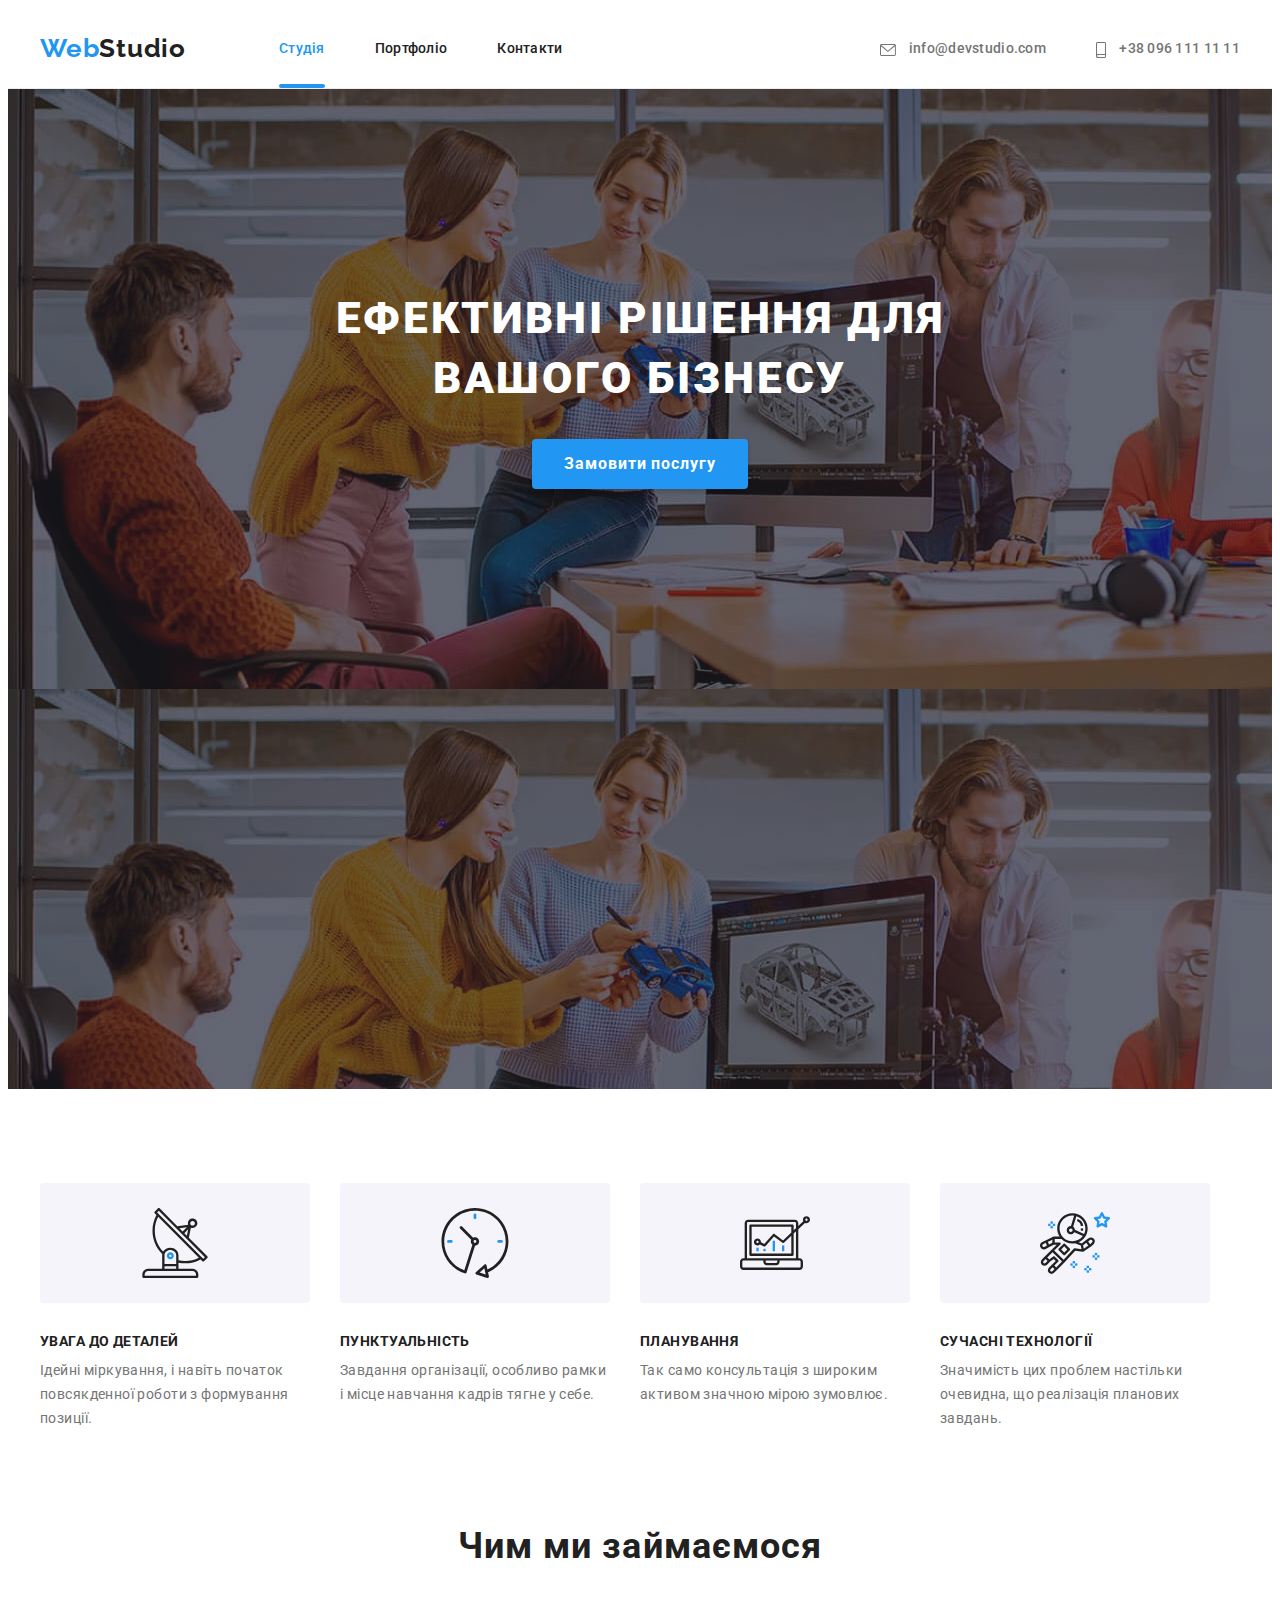
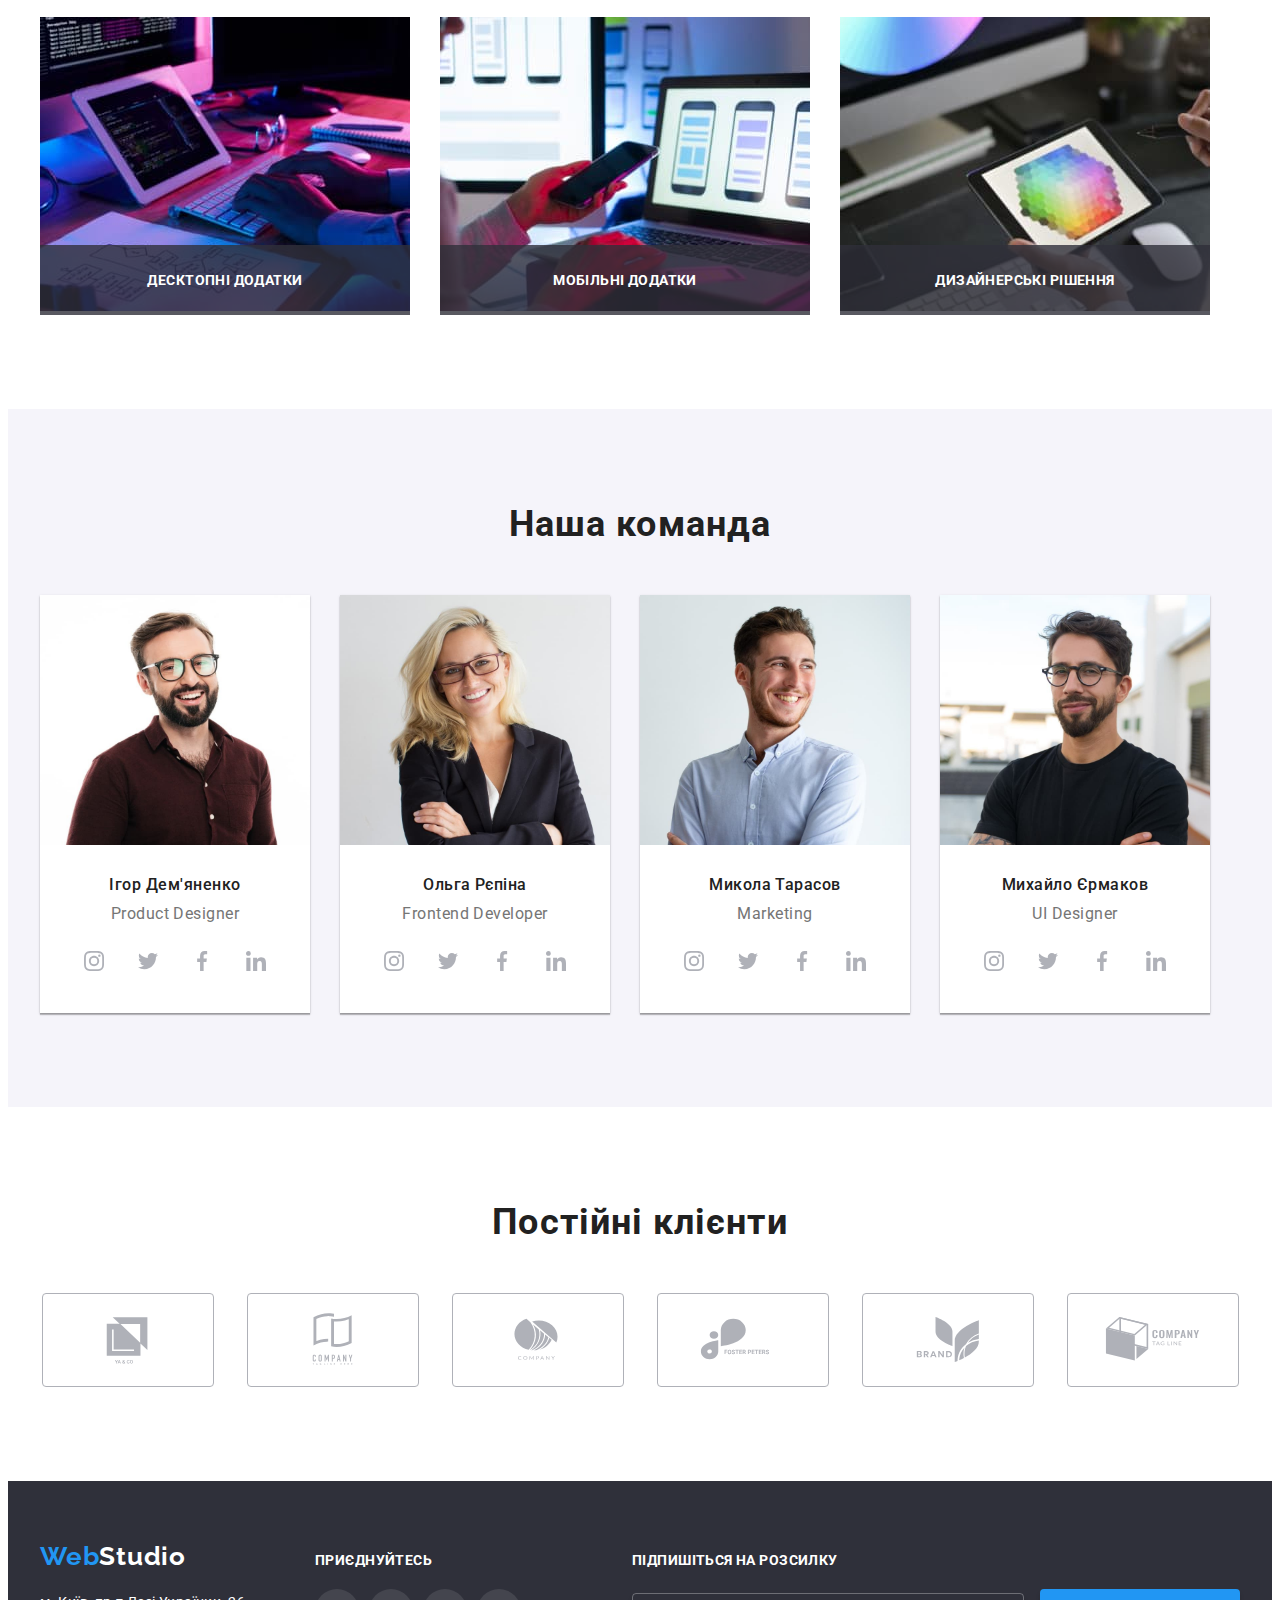
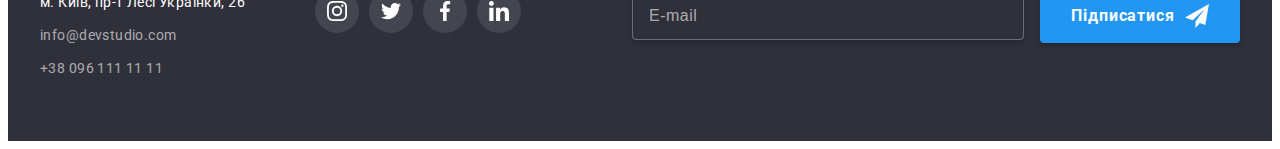
<file: index.html>
<!DOCTYPE html>
<html lang="uk">
  <head>
    <meta charset="UTF-8" />
    <meta name="viewport" content="width=device-width, initial-scale=1.0" />
    <title>Document</title>
    <link
      href="https://fonts.googleapis.com/css2?family=Raleway:wght@700&family=Roboto:wght@400;500;700;900&display=swap"
      rel="stylesheet"
    />
    <link
      rel="stylesheet"
      href="https://cdnjs.cloudflare.com/ajax/libs/modern-normalize/2.0.0/modern-normalize.min.css"
      integrity="sha512-4xo8blKMVCiXpTaLzQSLSw3KFOVPWhm/TRtuPVc4WG6kUgjH6J03IBuG7JZPkcWMxJ5huwaBpOpnwYElP/m6wg=="
      crossorigin="anonymous"
      referrerpolicy="no-referrer"
    />

    <link rel="stylesheet" href="./css/main.min.css" />
  </head>
  <body class="body">
    <!-- header -->
    <header class="header">
      <div class="container header-container">
        <a href="" lang="en" class="logo link"
          >Web<span class="logo__studio">Studio</span>
        </a>

        <nav class="navigation navigation-header">
          <ul class="navigation__list list">
            <li class="navigation__item">
              <a
                href="./index.html"
                class="navigation__link navigation__link--current link"
                >Студія</a
              >
            </li>
            <li class="navigation__item">
              <a href="./portfolio.html" class="navigation__link link"
                >Портфоліо</a
              >
            </li>
            <li class="navigation__item">
              <a href="" class="navigation__link link">Контакти</a>
            </li>
          </ul>
        </nav>

        <ul class="contact contact-header list">
          <li class="contact__item contact__item-mail">
            <a href="mailto:info@devstudio.com" class="contact__link link">
              <svg
                class="contact__icon contact__icon-mail"
                width="16"
                height="12"
              >
                <use href="./images/sprite.svg#icon-envelope"></use>
              </svg>
              info@devstudio.com</a
            >
          </li>
          <li class="contact__item">
            <a href="tel:+380961111111" class="contact__link link">
              <svg
                class="contact__icon contact__icon-tel"
                width="10"
                height="16"
              >
                <use href="./images/sprite.svg#icon-smartphone"></use>
              </svg>
              +38 096 111 11 11</a
            >
          </li>
        </ul>
        <button
          type="button"
          class="menu-toggle js-open-menu"
          aria-expanded="false"
          aria-controls="mobile-menu"
        >
          <svg
            class="icon-menu"
            width="40"
            height="40"
            aria-label="відкриття мобільного меню"
          >
            <use href="./images/sprite.svg#icon-menu"></use>
          </svg>
        </button>

        <div class="mob-menu container js-menu-container" id="mobile-menu">
          <button
            type="button"
            class="menu-toggle js-close-menu"
            aria-expanded="false"
            aria-controls="mobile-menu"
          >
            <svg
              class="icon-cross"
              width="40"
              height="40"
              aria-label="закриття мобільного меню"
            >
              <use href="./images/sprite.svg#icon-cross"></use>
            </svg>
          </button>
          <nav class="mob-menu__nav">
            <ul class="mob-menu__nav-list list">
              <li class="mob-menu__nav-item">
                <a
                  href="./index.html"
                  class="mob-menu__nav-link navigation__link--current link"
                  >Студія</a
                >
              </li>
              <li class="mob-menu__nav-item">
                <a
                  href="./portfolio.html"
                  class="mob-menu__nav-link mob-menu__nav-link--port link"
                  >Портфоліо</a
                >
              </li>
              <li class="mob-menu__nav-item">
                <a href="" class="mob-menu__nav-link link">Контакти</a>
              </li>
            </ul>
          </nav>

          <ul class="mob-menu__contact list">
            <li class="mob-menu__contact-item">
              <a href="tel:+380961111111" class="mob-menu__contact-tel link">
                +38 096 111 11 11</a
              >
            </li>
            <li class="mob-menu__contact-item">
              <a
                href="mailto:info@devstudio.com"
                class="mob-menu__contact-mail link"
              >
                info@devstudio.com</a
              >
            </li>
          </ul>
          <ul class="mob-social list">
            <li class="mob-social__item">
              <a class="mob-social__link link" href="">Instagram</a>
            </li>
            <li class="mob-social__item mob-social__item-after">
              <a class="mob-social__link link" href="">Twitter</a>
            </li>
            <li class="mob-social__item mob-social__item-after">
              <a class="mob-social__link link" href="">Facebook</a>
            </li>
            <li class="mob-social__item mob-social__item-after">
              <a class="mob-social__link link" href="">LinkedIn</a>
            </li>
          </ul>
        </div>
      </div>
    </header>

    <main>
      <!--hero-->
      <section class="hero">
        <div class="container">
          <h1 class="hero__title">Ефективні рішення для вашого бізнесу</h1>
          <button type="button" class="hero__btn" data-modal-open>
            Замовити послугу
          </button>

          <div class="backdrop is-hidden" data-modal>
            <div class="modal__wrapper">
              <button type="button" class="modal__btn" data-modal-close>
                <svg class="modal__icon-close" width="18" height="18">
                  <use href="./images/sprite.svg#close"></use>
                </svg>
              </button>
              <b class="hero-form__title"
                >Залиште свої дані, ми вам передзвонимо</b
              >
              <form class="hero-form">
                <div class="hero-form__wrapper">
                  <label class="hero-form__label" for="user-name"> Ім'я </label>
                  <div class="hero-form__wrap-icon">
                    <input
                      class="hero-form__input"
                      type="text"
                      name="user-name"
                      id="user-name"
                    />
                    <svg class="hero-form__icon" width="18" height="18">
                      <use href="./images/sprite.svg#person"></use>
                    </svg>
                  </div>
                </div>
                <div class="hero-form__wrapper">
                  <label class="hero-form__label" for="user-phone">
                    Телефон
                  </label>
                  <div class="hero-form__wrap-icon">
                    <input
                      class="hero-form__input"
                      type="tel"
                      name="user-phone"
                      id="user-phone"
                    />
                    <svg class="hero-form__icon" width="18" height="18">
                      <use href="./images/sprite.svg#phone"></use>
                    </svg>
                  </div>
                </div>
                <div class="hero-form__wrapper">
                  <label class="hero-form__label" for="user-mail">Пошта </label>
                  <div class="hero-form__wrap-icon">
                    <input
                      class="hero-form__input"
                      type="email"
                      name="user-mail"
                      id="user-mail"
                    />
                    <svg class="hero-form__icon" width="18" height="18">
                      <use href="./images/sprite.svg#email"></use>
                    </svg>
                  </div>
                </div>

                <div class="hero-form__wrapper hero-form__wrapper-textarea">
                  <label class="hero-form__label" for="user-comment">
                    Коментар
                  </label>

                  <textarea
                    class="hero-form__textarea"
                    name="user-comment"
                    id="user-comment"
                    rows="5"
                    placeholder="Введіть текст"
                  ></textarea>
                </div>

                <div class="agreement">
                  <label class="agreement__label" for="user-agree">
                    <input
                      class="agreement__checkbox visually-hidden"
                      type="checkbox"
                      name="user-agree"
                      id="user-agree"
                    />
                    <span class="agreement__custom-checkbox">
                      <svg class="agreement__icon" width="16" height="15">
                        <use href="./images/sprite.svg#icon-check"></use>
                      </svg>
                    </span>
                    <span class="agreement__text">
                      Погоджуюся з розсилкою та приймаю
                    </span>
                    <a
                      class="agreement__link"
                      href=""
                      target="_blank"
                      rel="noopener noreferrer"
                    >
                      Умови договору
                    </a>
                  </label>
                </div>

                <button type="submit" class="hero__btn hero-form__btn">
                  Відправити
                </button>
              </form>
            </div>
          </div>
        </div>
      </section>

      <section class="features section">
        <div class="container">
          <h2 class="features__title visually-hidden">Наші переваги</h2>
          <ul class="features__list list">
            <li class="features__item">
              <div class="features__icons-wrarrap">
                <svg class="features__icon" width="70" height="70">
                  <use href="./images/sprite.svg#icon-antenna"></use>
                </svg>
              </div>
              <h3 class="features__subtitle">УВАГА ДО ДЕТАЛЕЙ</h3>
              <p class="features__text">
                Ідейні міркування, і навіть початок повсякденної роботи з
                формування позиції.
              </p>
            </li>
            <li class="features__item">
              <div class="features__icons-wrarrap">
                <svg class="features__icon" width="70" height="70">
                  <use href="./images/sprite.svg#icon-clock"></use>
                </svg>
              </div>
              <h3 class="features__subtitle">ПУНКТУАЛЬНІСТЬ</h3>
              <p class="features__text">
                Завдання організації, особливо рамки і місце навчання кадрів
                тягне у себе.
              </p>
            </li>
            <li class="features__item">
              <div class="features__icons-wrarrap">
                <svg class="features__icon" width="70" height="70">
                  <use href="./images/sprite.svg#icon-diagram"></use>
                </svg>
              </div>
              <h3 class="features__subtitle">ПЛАНУВАННЯ</h3>
              <p class="features__text">
                Так само консультація з широким активом значною мірою зумовлює.
              </p>
            </li>
            <li class="features__item">
              <div class="features__icons-wrarrap">
                <svg class="features__icon" width="70" height="70">
                  <use href="./images/sprite.svg#icon-astronaut"></use>
                </svg>
              </div>
              <h3 class="features__subtitle">СУЧАСНІ ТЕХНОЛОГІЇ</h3>
              <p class="features__text">
                Значимість цих проблем настільки очевидна, що реалізація
                планових завдань.
              </p>
            </li>
          </ul>
        </div>
      </section>

      <!-- project -->
      <section class="project">
        <div class="container">
          <h2 class="project__title">Чим ми займаємося</h2>
          <ul class="project__list list">
            <li class="project__item">
              <img
                class="project__card"
                srcset="
                  ./images/card/img-1_lg.jpg    1x,
                  ./images/card/img-1_lg@2x.jpg 2x
                "
                src="./images/card/img-1_lg.jpg"
                alt="розробка сайту"
                width="370"
              />
              <h3 class="project__subtitle">Десктопні додатки</h3>
            </li>
            <li class="project__item">
              <img
                class="project__card"
                srcset="
                  ./images/card/img-2_lg.jpg    1x,
                  ./images/card/img-2_lg@2x.jpg 2x
                "
                src="./images/card/img-2_lg.jpg"
                alt="розробка дизайну мобільного
            додатку"
                width="370"
              />
              <h3 class="project__subtitle">Мобільні додатки</h3>
            </li>
            <li class="project__item">
              <img
                class="project__card"
                srcset="
                  ./images/card/img-3_lg.jpg    1x,
                  ./images/card/img-3_lg@2x.jpg 2x
                "
                src="./images/card/img-3_lg.jpg"
                alt="підбір кольору на планшеті"
                width="370"
              />
              <h3 class="project__subtitle">Дизайнерські рішення</h3>
            </li>
          </ul>
        </div>
      </section>

      <!-- team -->
      <section class="team section">
        <div class="container">
          <h2 class="team__title title">Наша команда</h2>
          <ul class="team__list list">
            <li class="team__item">
              <picture>
                <source
                  media="(min-width:1280px )"
                  srcset="
                    ./images/card/img-4_lg.jpg    1x,
                    ./images/card/img-4_lg@2x.jpg 2x
                  "
                  type="image/jpg"
                />

                <source
                  media="(min-width:768px )"
                  srcset="
                    ./images/card/img-4_md.jpg    1x,
                    ./images/card/img-4_md@2x.jpg 2x
                  "
                  type="image/jpg"
                />

                <source
                  media="(max-width:767px )"
                  srcset="
                    ./images/card/img-4_sm.jpg    1x,
                    ./images/card/img-4_sm@2x.jpg 2x
                  "
                  type="image/jpg"
                />
                <img
                  class="team__card"
                  src="./images/card/img-4_sm.jpg"
                  alt="дизайнер"
                  width="450"
                  height="460"
                />
              </picture>

              <div class="team__description">
                <h3 class="team__subtitle">Ігор Дем'яненко</h3>
                <p class="team__text" lang="en">Product Designer</p>
                <ul class="social list">
                  <li class="social__item">
                    <a
                      class="social__link link"
                      href=""
                      target="_blank"
                      rel="noopener no-referrer"
                      aria-label="instagram"
                      ><svg class="social__icon" width="20" height="20">
                        <use href="./images/sprite.svg#icon-instagram"></use>
                      </svg>
                    </a>
                  </li>
                  <li class="social__item">
                    <a
                      class="social__link link"
                      href=""
                      target="_blank"
                      rel="noopener no-referrer"
                      aria-label="twitter"
                      ><svg class="social__icon" width="20" height="20">
                        <use href="./images/sprite.svg#icon-twitter"></use>
                      </svg>
                    </a>
                  </li>
                  <li class="social__item">
                    <a
                      class="social__link link"
                      href=""
                      target="_blank"
                      rel="noopener no-referrer"
                      aria-label="facebook"
                      ><svg class="social__icon" width="20" height="20">
                        <use href="./images/sprite.svg#icon-facebook"></use>
                      </svg>
                    </a>
                  </li>
                  <li class="social__item">
                    <a
                      class="social__link link"
                      href=""
                      target="_blank"
                      rel="noopener no-referrer"
                      aria-label="linkedin"
                      ><svg class="social__icon" width="20" height="20">
                        <use href="./images/sprite.svg#icon-linkedin"></use>
                      </svg>
                    </a>
                  </li>
                </ul>
              </div>
            </li>
            <li class="team__item">
              <picture>
                <source
                  media="(min-width:1280px )"
                  srcset="
                    ./images/card/img-5_lg.jpg    1x,
                    ./images/card/img-5_lg@2x.jpg 2x
                  "
                  type="image/jpg"
                />

                <source
                  media="(min-width:768px )"
                  srcset="
                    ./images/card/img-5_md.jpg    1x,
                    ./images/card/img-5_md@2x.jpg 2x
                  "
                  type="image/jpg"
                />

                <source
                  media="(max-width:767px )"
                  srcset="
                    ./images/card/img-5_sm.jpg    1x,
                    ./images/card/img-5_sm@2x.jpg 2x
                  "
                  type="image/jpg"
                />
                <img
                  class="team__card"
                  src="./images/card/img-5_sm.jpg"
                  alt="розробник"
                  width="450"
                  height="460"
                />
              </picture>

              <div class="team__description">
                <h3 class="team__subtitle">Ольга Рєпіна</h3>
                <p class="team__text" lang="en">Frontend Developer</p>
                <ul class="social list">
                  <li class="social__item">
                    <a
                      class="social__link link"
                      href=""
                      target="_blank"
                      rel="noopener no-referrer"
                      aria-label="instagram"
                      ><svg class="social__icon" width="20" height="20">
                        <use href="./images/sprite.svg#icon-instagram"></use>
                      </svg>
                    </a>
                  </li>
                  <li class="social__item">
                    <a
                      class="social__link link"
                      href=""
                      target="_blank"
                      rel="noopener no-referrer"
                      aria-label="twitter"
                      ><svg class="social__icon" width="20" height="20">
                        <use href="./images/sprite.svg#icon-twitter"></use>
                      </svg>
                    </a>
                  </li>
                  <li class="social__item">
                    <a
                      class="social__link link"
                      href=""
                      target="_blank"
                      rel="noopener no-referrer"
                      aria-label="facebook"
                      ><svg class="social__icon" width="20" height="20">
                        <use href="./images/sprite.svg#icon-facebook"></use>
                      </svg>
                    </a>
                  </li>
                  <li class="social__item">
                    <a
                      class="social__link link"
                      href=""
                      target="_blank"
                      rel="noopener no-referrer"
                      aria-label="linkedin"
                      ><svg class="social__icon" width="20" height="20">
                        <use href="./images/sprite.svg#icon-linkedin"></use>
                      </svg>
                    </a>
                  </li>
                </ul>
              </div>
            </li>
            <li class="team__item">
              <picture>
                <source
                  media="(min-width:1280px )"
                  srcset="
                    ./images/card/img-6_lg.jpg    1x,
                    ./images/card/img-6_lg@2x.jpg 2x
                  "
                  type="image/jpg"
                />

                <source
                  media="(min-width:768px )"
                  srcset="
                    ./images/card/img-6_md.jpg    1x,
                    ./images/card/img-6_md@2x.jpg 2x
                  "
                  type="image/jpg"
                />

                <source
                  media="(max-width:767px )"
                  srcset="
                    ./images/card/img-6_sm.jpg    1x,
                    ./images/card/img-6_sm@2x.jpg 2x
                  "
                  type="image/jpg"
                />
                <img
                  class="team__card"
                  src="./images/card/img-6_sm.jpg"
                  alt="маркетолог"
                  width="450"
                  height="460"
                />
              </picture>

              <div class="team__description">
                <h3 class="team__subtitle">Микола Тарасов</h3>
                <p class="team__text" lang="en">Marketing</p>
                <ul class="social list">
                  <li class="social__item">
                    <a
                      class="social__link link"
                      href=""
                      target="_blank"
                      rel="noopener no-referrer"
                      aria-label="instagram"
                      ><svg class="social__icon" width="20" height="20">
                        <use href="./images/sprite.svg#icon-instagram"></use>
                      </svg>
                    </a>
                  </li>
                  <li class="social__item">
                    <a
                      class="social__link link"
                      href=""
                      target="_blank"
                      rel="noopener no-referrer"
                      aria-label="twitter"
                      ><svg class="social__icon" width="20" height="20">
                        <use href="./images/sprite.svg#icon-twitter"></use>
                      </svg>
                    </a>
                  </li>
                  <li class="social__item">
                    <a
                      class="social__link link"
                      href=""
                      target="_blank"
                      rel="noopener no-referrer"
                      aria-label="facebook"
                      ><svg class="social__icon" width="20" height="20">
                        <use href="./images/sprite.svg#icon-facebook"></use>
                      </svg>
                    </a>
                  </li>
                  <li class="social__item">
                    <a
                      class="social__link link"
                      href=""
                      target="_blank"
                      rel="noopener no-referrer"
                      aria-label="linkedin"
                      ><svg class="social__icon" width="20" height="20">
                        <use href="./images/sprite.svg#icon-linkedin"></use>
                      </svg>
                    </a>
                  </li>
                </ul>
              </div>
            </li>
            <li class="team__item">
              <picture>
                <source
                  media="(min-width:1280px )"
                  srcset="
                    ./images/card/img-7_lg.jpg    1x,
                    ./images/card/img-7_lg@2x.jpg 2x
                  "
                  type="image/jpg"
                />

                <source
                  media="(min-width:768px )"
                  srcset="
                    ./images/card/img-7_md.jpg    1x,
                    ./images/card/img-7_md@2x.jpg 2x
                  "
                  type="image/jpg"
                />

                <source
                  media="(max-width:767px )"
                  srcset="
                    ./images/card/img-7_sm.jpg    1x,
                    ./images/card/img-7_sm@2x.jpg 2x
                  "
                  type="image/jpg"
                />
                <img
                  class="team__card"
                  src="./images/card/img-7_sm.jpg"
                  alt="дизайнер"
                  width="450"
                  height="460"
                />
              </picture>

              <div class="team__description">
                <h3 class="team__subtitle">Михайло Єрмаков</h3>
                <p class="team__text" lang="en">UI Designer</p>
                <ul class="social list">
                  <li class="social__item">
                    <a
                      class="social__link link"
                      href=""
                      target="_blank"
                      rel="noopener no-referrer"
                      aria-label="instagram"
                      ><svg class="social__icon" width="20" height="20">
                        <use href="./images/sprite.svg#icon-instagram"></use>
                      </svg>
                    </a>
                  </li>
                  <li class="social__item">
                    <a
                      class="social__link link"
                      href=""
                      target="_blank"
                      rel="noopener no-referrer"
                      aria-label="twitter"
                      ><svg class="social__icon" width="20" height="20">
                        <use href="./images/sprite.svg#icon-twitter"></use>
                      </svg>
                    </a>
                  </li>
                  <li class="social__item">
                    <a
                      class="social__link link"
                      href=""
                      target="_blank"
                      rel="noopener no-referrer"
                      aria-label="facebook"
                      ><svg class="social__icon" width="20" height="20">
                        <use href="./images/sprite.svg#icon-facebook"></use>
                      </svg>
                    </a>
                  </li>
                  <li class="social__item">
                    <a
                      class="social__link link"
                      href=""
                      target="_blank"
                      rel="noopener no-referrer"
                      aria-label="linkedin"
                      ><svg class="social__icon" width="20" height="20">
                        <use href="./images/sprite.svg#icon-linkedin"></use>
                      </svg>
                    </a>
                  </li>
                </ul>
              </div>
            </li>
          </ul>
        </div>
      </section>
      <!-- section clients -->
      <section class="clients section">
        <div class="container">
          <h2 class="clients__title title">Постійні клієнти</h2>
          <ul class="clients__list list">
            <li class="clients__item">
              <a
                class="clients__link link"
                href=""
                target="_blank"
                rel="noopener noreferrer"
                ><svg class="clients__icon" width="106" height="60">
                  <use href="./images/sprite.svg#icon-logo-1"></use>
                </svg>
              </a>
            </li>
            <li class="clients__item">
              <a
                class="clients__link link"
                href=""
                target="_blank"
                rel="noopener noreferrer"
                ><svg class="clients__icon" width="106" height="60">
                  <use href="./images/sprite.svg#icon-logo-2"></use>
                </svg>
              </a>
            </li>
            <li class="clients__item">
              <a
                class="clients__link link"
                href=""
                target="_blank"
                rel="noopener noreferrer"
              >
                <svg class="clients__icon" width="106" height="60">
                  <use href="./images/sprite.svg#icon-logo-3"></use>
                </svg>
              </a>
            </li>
            <li class="clients__item">
              <a
                class="clients__link link"
                href=""
                target="_blank"
                rel="noopener noreferrer"
                ><svg class="clients__icon" width="106" height="60">
                  <use href="./images/sprite.svg#icon-logo-4"></use>
                </svg>
              </a>
            </li>
            <li class="clients__item">
              <a
                class="clients__link link"
                href=""
                target="_blank"
                rel="noopener noreferrer"
              >
                <svg class="clients__icon" width="106" height="60">
                  <use href="./images/sprite.svg#icon-logo-5"></use>
                </svg>
              </a>
            </li>
            <li class="clients__item">
              <a
                class="clients__link link"
                href=""
                target="_blank"
                rel="noopener noreferrer"
              >
                <svg class="clients__icon" width="106" height="60">
                  <use href="./images/sprite.svg#icon-logo-6"></use>
                </svg>
              </a>
            </li>
          </ul>
        </div>
      </section>
    </main>

    <!-- footer -->

    <footer class="footer">
      <div class="container footer-container">
        <div class="icon-contact__wrapper">
          <div class="adress-contact">
            <a href="" lang="en" class="logo footer-logo"
              >Web<span class="studio footer-studio">Studio</span></a
            >
            <address class="adress">
              м. Київ, пр-т Лесі Українки, 26
              <ul class="adress__list list">
                <li class="adress__mail">
                  <a href="mailto:info@devstudio.com" class="adress__link link"
                    >info@devstudio.com</a
                  >
                </li>
                <li class="adress-contact__tel">
                  <a href="tel:+380961111111" class="adress__link link"
                    >+38 096 111 11 11</a
                  >
                </li>
              </ul>
            </address>
          </div>

          <div class="footer-icons">
            <b class="footer-icons__text">приєднуйтесь</b>
            <ul class="social list">
              <li class="social__item">
                <a
                  class="social__link footer-social__link link"
                  href=""
                  target="_blank"
                  rel="noopener no-referrer"
                  aria-label="instagram"
                  ><svg
                    class="social__icon footer-social__icon"
                    width="20"
                    height="20"
                  >
                    <use href="./images/sprite.svg#icon-instagram"></use>
                  </svg>
                </a>
              </li>
              <li class="social__item">
                <a
                  class="social__link footer-social__link link"
                  href=""
                  target="_blank"
                  rel="noopener no-referrer"
                  aria-label="twitter"
                  ><svg
                    class="social__icon footer-social__icon"
                    width="20"
                    height="20"
                  >
                    <use href="./images/sprite.svg#icon-twitter"></use>
                  </svg>
                </a>
              </li>
              <li class="social__item">
                <a
                  class="social__link footer-social__link link"
                  href=""
                  target="_blank"
                  rel="noopener no-referrer"
                  aria-label="facebook"
                  ><svg
                    class="social__icon footer-social__icon"
                    width="20"
                    height="20"
                  >
                    <use href="./images/sprite.svg#icon-facebook"></use>
                  </svg>
                </a>
              </li>
              <li class="social__item">
                <a
                  class="social__link footer-social__link link"
                  href=""
                  target="_blank"
                  rel="noopener no-referrer"
                  aria-label="linkedin"
                  ><svg
                    class="social__icon footer-social__icon"
                    width="20"
                    height="20"
                  >
                    <use href="./images/sprite.svg#icon-linkedin"></use>
                  </svg>
                </a>
              </li>
            </ul>
          </div>
        </div>

        <div class="footer-form__wrapper">
          <b class="footer-icons__text">Підпишіться на розсилку</b>
          <form class="mailing">
            <input
              class="mailing__input"
              type="email"
              name="user-mail"
              placeholder="E-mail"
            />
            <button class="mailing__btn" type="submit">
              Підписатися
              <svg class="mailing__icon" width="24" height="24">
                <use href="./images/sprite.svg#icon-send"></use>
              </svg>
            </button>
          </form>
        </div>
      </div>
    </footer>

    <script src="js/mobile-menu.js"></script>
    <script src="./js/modal.js"></script>
  </body>
</html>
</file>
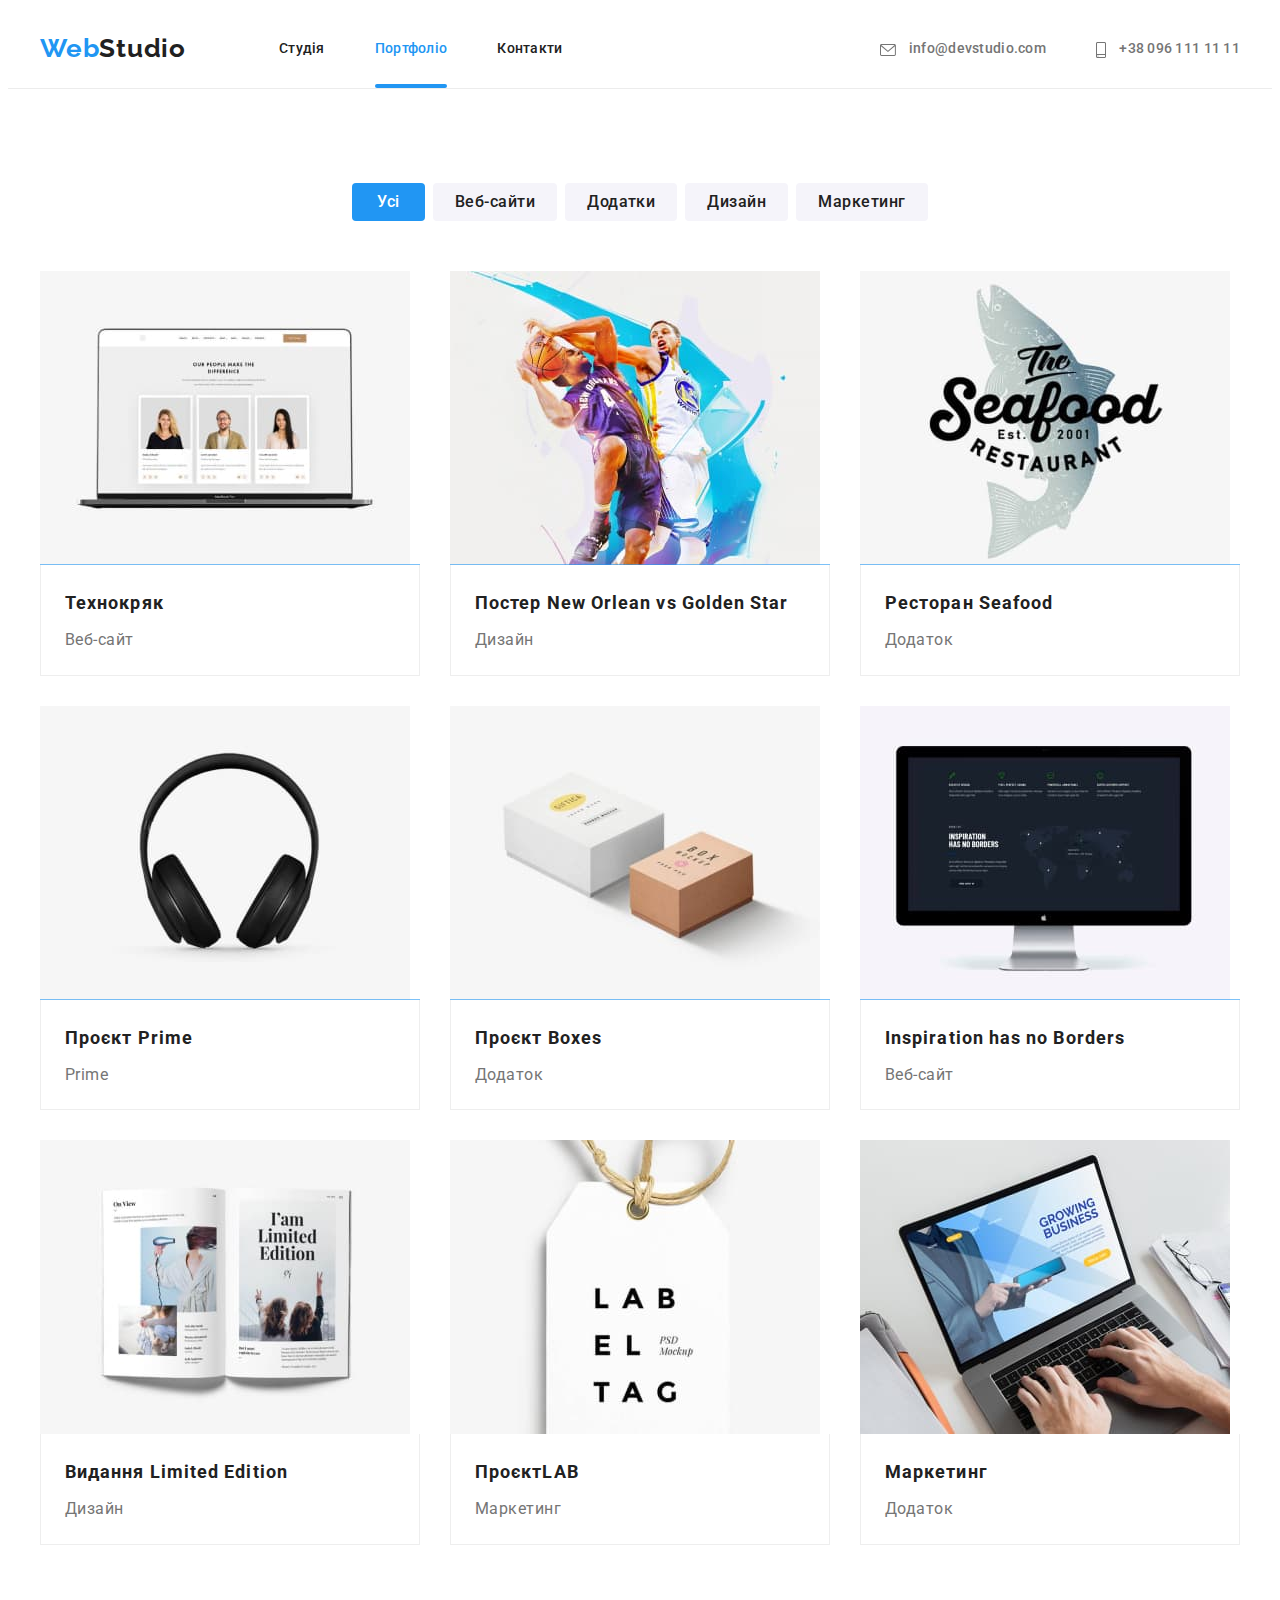
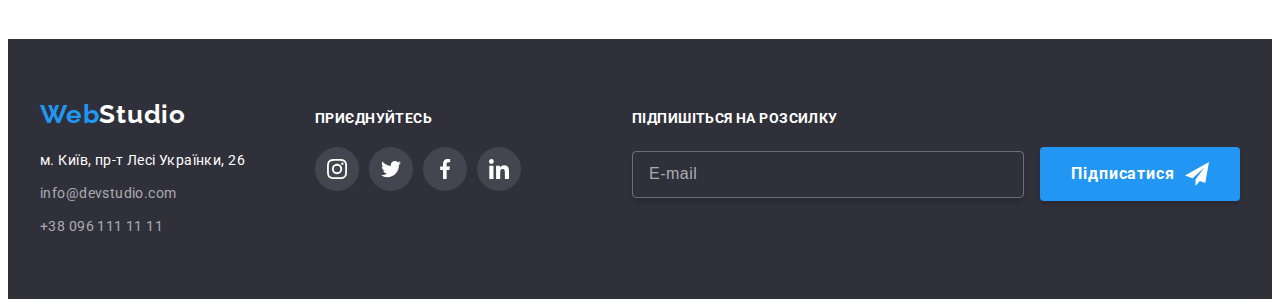
<file: portfolio.html>
<!DOCTYPE html>
<html lang="uk">
  <head>
    <meta charset="UTF-8" />
    <meta name="viewport" content="width=device-width, initial-scale=1.0" />
    <title>Document</title>
    <link
      href="https://fonts.googleapis.com/css2?family=Raleway:wght@700&family=Roboto:wght@400;500;700;900&display=swap"
      rel="stylesheet"
    />
    <link
      rel="stylesheet"
      href="https://cdnjs.cloudflare.com/ajax/libs/modern-normalize/2.0.0/modern-normalize.min.css"
      integrity="sha512-4xo8blKMVCiXpTaLzQSLSw3KFOVPWhm/TRtuPVc4WG6kUgjH6J03IBuG7JZPkcWMxJ5huwaBpOpnwYElP/m6wg=="
      crossorigin="anonymous"
      referrerpolicy="no-referrer"
    />

    <link rel="stylesheet" href="./css/main.min.css" />
  </head>
  <body class="body">
    <!-- header -->

    <header class="header">
      <div class="container header-container">
        <a href="" lang="en" class="logo link"
          >Web<span class="logo__studio">Studio</span>
        </a>

        <nav class="navigation navigation-header">
          <ul class="navigation__list list">
            <li class="navigation__item">
              <a href="./index.html" class="navigation__link link">Студія</a>
            </li>
            <li class="navigation__item">
              <a
                href="./portfolio.html"
                class="navigation__link navigation__link--current link"
                >Портфоліо</a
              >
            </li>
            <li class="navigation__item">
              <a href="" class="navigation__link link">Контакти</a>
            </li>
          </ul>
        </nav>

        <ul class="contact contact-header list">
          <li class="contact__item contact__item-mail">
            <a href="mailto:info@devstudio.com" class="contact__link link">
              <svg
                class="contact__icon contact__icon-mail"
                width="16"
                height="12"
              >
                <use href="./images/sprite.svg#icon-envelope"></use>
              </svg>
              info@devstudio.com</a
            >
          </li>
          <li class="contact__item">
            <a href="tel:+380961111111" class="contact__link link">
              <svg
                class="contact__icon contact__icon-tel"
                width="10"
                height="16"
              >
                <use href="./images/sprite.svg#icon-smartphone"></use>
              </svg>
              +38 096 111 11 11</a
            >
          </li>
        </ul>
        <button
          type="button"
          class="menu-toggle js-open-menu"
          aria-expanded="false"
          aria-controls="mobile-menu"
        >
          <svg
            class="icon-menu"
            width="40"
            height="40"
            aria-label="відкриття мобільного меню"
          >
            <use href="./images/sprite.svg#icon-menu"></use>
          </svg>
        </button>

        <div class="mob-menu container js-menu-container" id="mobile-menu">
          <button
            type="button"
            class="menu-toggle js-close-menu"
            aria-expanded="false"
            aria-controls="mobile-menu"
          >
            <svg
              class="icon-cross"
              width="40"
              height="40"
              aria-label="закриття мобільного меню"
            >
              <use href="./images/sprite.svg#icon-cross"></use>
            </svg>
          </button>
          <nav class="mob-menu__nav">
            <ul class="mob-menu__nav-list list">
              <li class="mob-menu__nav-item">
                <a href="./index.html" class="mob-menu__nav-link link"
                  >Студія</a
                >
              </li>
              <li class="mob-menu__nav-item">
                <a
                  href="./portfolio.html"
                  class="mob-menu__nav-link navigation__link--current link"
                  >Портфоліо</a
                >
              </li>
              <li class="mob-menu__nav-item">
                <a href="" class="mob-menu__nav-link link">Контакти</a>
              </li>
            </ul>
          </nav>

          <ul class="mob-menu__contact list">
            <li class="mob-menu__contact-item">
              <a href="tel:+380961111111" class="mob-menu__contact-tel link">
                +38 096 111 11 11</a
              >
            </li>
            <li class="mob-menu__contact-item">
              <a
                href="mailto:info@devstudio.com"
                class="mob-menu__contact-mail link"
              >
                info@devstudio.com</a
              >
            </li>
          </ul>
          <ul class="mob-social list">
            <li class="mob-social__item">
              <a class="mob-social__link link" href="">Instagram</a>
            </li>
            <li class="mob-social__item mob-social__item-after">
              <a class="mob-social__link link" href="">Twitter</a>
            </li>
            <li class="mob-social__item mob-social__item-after">
              <a class="mob-social__link link" href="">Facebook</a>
            </li>
            <li class="mob-social__item mob-social__item-after">
              <a class="mob-social__link link" href="">LinkedIn</a>
            </li>
          </ul>
        </div>
      </div>
    </header>

    <main>
      <section class="portfolio section">
        <div class="container">
          <!-- filter -->

          <ul class="filter filter-portfolio list">
            <li class="filter__item">
              <button type="button" class="filter__btn filter__btn--current">
                Усі
              </button>
            </li>
            <li class="filter__item">
              <button type="button" class="filter__btn">Веб-сайти</button>
            </li>
            <li class="filter__item">
              <button type="button" class="filter__btn">Додатки</button>
            </li>
            <div class="filter__wrap">
              <li class="filter__item">
                <button type="button" class="filter__btn">Дизайн</button>
              </li>
              <li class="filter__item">
                <button type="button" class="filter__btn">Маркетинг</button>
              </li>
            </div>
          </ul>

          <h1 class="visually-hidden">Портфоліо</h1>

          <ul class="portfolio__list list">
            <li class="portfolio__item">
              <a class="portfolio__link link" href="">
                <div class="portfolio__thumb">
                  <picture>
                    <source
                      media="(min-width:1280px )"
                      srcset="
                        ./images/card-portfolio/port-1_lg.jpg    1x,
                        ./images/card-portfolio/port-1_lg@2x.jpg 2x
                      "
                      type="image/jpg"
                    />

                    <source
                      media="(min-width:768px )"
                      srcset="
                        ./images/card-portfolio/port-1_md.jpg    1x,
                        ./images/card-portfolio/port-1_md@2x.jpg 2x
                      "
                      type="image/jpg"
                    />

                    <source
                      media="(max-width:767px )"
                      srcset="
                        ./images/card-portfolio/port-1_sm.jpg    1x,
                        ./images/card-portfolio/port-1_sm@2x.jpg 2x
                      "
                      type="image/jpg"
                    />
                    <img
                      class="portfolio__card"
                      src="./images/card-portfolio/port-1_sm.jpg"
                      alt="сторінка сайту на мониторі"
                      width="370"
                    />
                  </picture>

                  <div class="overlay">
                    <p class="overlay__text">
                      Ресурс пропонує комплексні пропозиції з різним рівнем
                      функціоналу та сервісів. Все це дозволить відвідувачу
                      отримати вичерпні відомості про компанію чи приватну
                      особу.
                    </p>
                  </div>
                </div>

                <div class="portfolio__border portfolio__border--padding">
                  <h2 class="portfolio__title">Технокряк</h2>
                  <p class="portfolio__text">Веб-сайт</p>
                </div>
              </a>
            </li>

            <li class="portfolio__item">
              <a class="portfolio__link link" href="">
                <div class="portfolio__thumb">
                  <picture>
                    <source
                      media="(min-width:1280px )"
                      srcset="
                        ./images/card-portfolio/port-2_lg.jpg    1x,
                        ./images/card-portfolio/port-2_lg@2x.jpg 2x
                      "
                      type="image/jpg"
                    />

                    <source
                      media="(min-width:768px )"
                      srcset="
                        ./images/card-portfolio/port-2_md.jpg    1x,
                        ./images/card-portfolio/port-2_md@2x.jpg 2x
                      "
                      type="image/jpg"
                    />

                    <source
                      media="(max-width:767px )"
                      srcset="
                        ./images/card-portfolio/port-2_sm.jpg    1x,
                        ./images/card-portfolio/port-2_sm@2x.jpg 2x
                      "
                      type="image/jpg"
                    />
                    <img
                      class="portfolio__card"
                      src="./images/card-portfolio/port-2_sm.jpg"
                      alt="постер з баскетболу"
                      width="370"
                    />
                  </picture>
                  <div class="overlay">
                    <p class="overlay__text">
                      Ресурс пропонує комплексні пропозиції з різним рівнем
                      функціоналу та сервісів. Все це дозволить відвідувачу
                      отримати вичерпні відомості про компанію чи приватну
                      особу.
                    </p>
                  </div>
                </div>

                <div class="portfolio__border">
                  <h2 class="portfolio__title">
                    Постер <span lang="en">New Orlean vs Golden Star</span>
                  </h2>
                  <p class="portfolio__text">Дизайн</p>
                </div>
              </a>
            </li>
            <li class="portfolio__item">
              <a class="portfolio__link link" href="">
                <div class="portfolio__thumb">
                  <picture>
                    <source
                      media="(min-width:1280px )"
                      srcset="
                        ./images/card-portfolio/port-3_lg.jpg    1x,
                        ./images/card-portfolio/port-3_lg@2x.jpg 2x
                      "
                      type="image/jpg"
                    />

                    <source
                      media="(min-width:768px )"
                      srcset="
                        ./images/card-portfolio/port-3_md.jpg    1x,
                        ./images/card-portfolio/port-3_md@2x.jpg 2x
                      "
                      type="image/jpg"
                    />

                    <source
                      media="(max-width:767px )"
                      srcset="
                        ./images/card-portfolio/port-3_sm.jpg    1x,
                        ./images/card-portfolio/port-3_sm@2x.jpg 2x
                      "
                      type="image/jpg"
                    />
                    <img
                      class="portfolio__card"
                      src="./images/card-portfolio/port-3_sm.jpg"
                      alt="логотип ресторану"
                      width="370"
                    />
                  </picture>
                  <div class="overlay">
                    <p class="overlay__text">
                      Ресурс пропонує комплексні пропозиції з різним рівнем
                      функціоналу та сервісів. Все це дозволить відвідувачу
                      отримати вичерпні відомості про компанію чи приватну
                      особу.
                    </p>
                  </div>
                </div>

                <div class="portfolio__border">
                  <h2 class="portfolio__title">Ресторан Seafood</h2>
                  <p class="portfolio__text">Додаток</p>
                </div>
              </a>
            </li>
            <li class="portfolio__item">
              <a class="portfolio__link link" href="">
                <div class="portfolio__thumb">
                  <picture>
                    <source
                      media="(min-width:1280px )"
                      srcset="
                        ./images/card-portfolio/port-4_lg.jpg    1x,
                        ./images/card-portfolio/port-4_lg@2x.jpg 2x
                      "
                      type="image/jpg"
                    />

                    <source
                      media="(min-width:768px )"
                      srcset="
                        ./images/card-portfolio/port-4_md.jpg    1x,
                        ./images/card-portfolio/port-4_md@2x.jpg 2x
                      "
                      type="image/jpg"
                    />

                    <source
                      media="(max-width:767px )"
                      srcset="
                        ./images/card-portfolio/port-4_sm.jpg    1x,
                        ./images/card-portfolio/port-4_sm@2x.jpg 2x
                      "
                      type="image/jpg"
                    />
                    <img
                      class="portfolio__card"
                      src="./images/card-portfolio/port-4_sm.jpg"
                      alt="навушники"
                      width="370"
                    />
                  </picture>
                  <div class="overlay">
                    <p class="overlay__text">
                      Ресурс пропонує комплексні пропозиції з різним рівнем
                      функціоналу та сервісів. Все це дозволить відвідувачу
                      отримати вичерпні відомості про компанію чи приватну
                      особу.
                    </p>
                  </div>
                </div>

                <div class="portfolio__border">
                  <h2 class="portfolio__title">
                    Проєкт <span lang="en">Prime</span>
                  </h2>
                  <p lang="en" class="portfolio__text">Prime</p>
                </div>
              </a>
            </li>
            <li class="portfolio__item">
              <a class="portfolio__link link" href="">
                <div class="portfolio__thumb">
                  <picture>
                    <source
                      media="(min-width:1280px )"
                      srcset="
                        ./images/card-portfolio/port-5_lg.jpg    1x,
                        ./images/card-portfolio/port-5_lg@2x.jpg 2x
                      "
                      type="image/jpg"
                    />

                    <source
                      media="(min-width:768px )"
                      srcset="
                        ./images/card-portfolio/port-5_md.jpg    1x,
                        ./images/card-portfolio/port-5_md@2x.jpg 2x
                      "
                      type="image/jpg"
                    />

                    <source
                      media="(max-width:767px )"
                      srcset="
                        ./images/card-portfolio/port-5_sm.jpg    1x,
                        ./images/card-portfolio/port-5_sm@2x.jpg 2x
                      "
                      type="image/jpg"
                    />
                    <img
                      class="portfolio__card"
                      src="./images/card-portfolio/port-5_sm.jpg"
                      alt="коробки"
                      width="370"
                    />
                  </picture>
                  <div class="overlay">
                    <p class="overlay__text">
                      Ресурс пропонує комплексні пропозиції з різним рівнем
                      функціоналу та сервісів. Все це дозволить відвідувачу
                      отримати вичерпні відомості про компанію чи приватну
                      особу.
                    </p>
                  </div>
                </div>

                <div class="portfolio__border">
                  <h2 class="portfolio__title">
                    Проєкт <span lang="en">Boxes</span>
                  </h2>
                  <p class="portfolio__text">Додаток</p>
                </div>
              </a>
            </li>
            <li class="portfolio__item">
              <a class="portfolio__link link" href="">
                <div class="portfolio__thumb">
                  <picture>
                    <source
                      media="(min-width:1280px )"
                      srcset="
                        ./images/card-portfolio/port-6_lg.jpg    1x,
                        ./images/card-portfolio/port-6_lg@2x.jpg 2x
                      "
                      type="image/jpg"
                    />

                    <source
                      media="(min-width:768px )"
                      srcset="
                        ./images/card-portfolio/port-6_md.jpg    1x,
                        ./images/card-portfolio/port-6_md@2x.jpg 2x
                      "
                      type="image/jpg"
                    />

                    <source
                      media="(max-width:767px )"
                      srcset="
                        ./images/card-portfolio/port-6_sm.jpg    1x,
                        ./images/card-portfolio/port-6_sm@2x.jpg 2x
                      "
                      type="image/jpg"
                    />
                    <img
                      class="portfolio__card"
                      src="./images/card-portfolio/port-6_sm.jpg"
                      alt="сайт на мониторі"
                      width="370"
                    />
                  </picture>
                  <div class="overlay">
                    <p class="overlay__text">
                      Ресурс пропонує комплексні пропозиції з різним рівнем
                      функціоналу та сервісів. Все це дозволить відвідувачу
                      отримати вичерпні відомості про компанію чи приватну
                      особу.
                    </p>
                  </div>
                </div>

                <div class="portfolio__border">
                  <h2 lang="en" class="portfolio__title">
                    Inspiration has no Borders
                  </h2>
                  <p class="portfolio__text">Веб-сайт</p>
                </div>
              </a>
            </li>
            <li class="portfolio__item">
              <a class="portfolio__link link" href="">
                <div class="portfolio__thumb">
                  <picture>
                    <source
                      media="(min-width:1280px )"
                      srcset="
                        ./images/card-portfolio/port-7_lg.jpg    1x,
                        ./images/card-portfolio/port-7_lg@2x.jpg 2x
                      "
                      type="image/jpg"
                    />

                    <source
                      media="(min-width:768px )"
                      srcset="
                        ./images/card-portfolio/port-7_md.jpg    1x,
                        ./images/card-portfolio/port-7_md@2x.jpg 2x
                      "
                      type="image/jpg"
                    />

                    <source
                      media="(max-width:767px )"
                      srcset="
                        ./images/card-portfolio/port-7_sm.jpg    1x,
                        ./images/card-portfolio/port-7_sm@2x.jpg 2x
                      "
                      type="image/jpg"
                    />
                    <img
                      class="portfolio__card"
                      src="./images/card-portfolio/port-7_sm.jpg"
                      alt="відкрита книга"
                      width="370"
                    />
                  </picture>
                  <div class="overlay">
                    <p class="overlay__text">
                      Ресурс пропонує комплексні пропозиції з різним рівнем
                      функціоналу та сервісів. Все це дозволить відвідувачу
                      отримати вичерпні відомості про компанію чи приватну
                      особу.
                    </p>
                  </div>
                </div>

                <div class="portfolio__border">
                  <h2 class="portfolio__title">
                    Видання <span lang="en"> Limited Edition</span>
                  </h2>
                  <p class="portfolio__text">Дизайн</p>
                </div>
              </a>
            </li>
            <li class="portfolio__item">
              <a class="portfolio__link link" href="">
                <div class="portfolio__thumb">
                  <picture>
                    <source
                      media="(min-width:1280px )"
                      srcset="
                        ./images/card-portfolio/port-8_lg.jpg    1x,
                        ./images/card-portfolio/port-8_lg@2x.jpg 2x
                      "
                      type="image/jpg"
                    />

                    <source
                      media="(min-width:768px )"
                      srcset="
                        ./images/card-portfolio/port-8_md.jpg    1x,
                        ./images/card-portfolio/port-8_md@2x.jpg 2x
                      "
                      type="image/jpg"
                    />

                    <source
                      media="(max-width:767px )"
                      srcset="
                        ./images/card-portfolio/port-8_sm.jpg    1x,
                        ./images/card-portfolio/port-8_sm@2x.jpg 2x
                      "
                      type="image/jpg"
                    />
                    <img
                      class="portfolio__card"
                      src="./images/card-portfolio/port-8_sm.jpg"
                      alt="логотип компанії"
                      width="370"
                    />
                  </picture>
                  <div class="overlay">
                    <p class="overlay__text">
                      Ресурс пропонує комплексні пропозиції з різним рівнем
                      функціоналу та сервісів. Все це дозволить відвідувачу
                      отримати вичерпні відомості про компанію чи приватну
                      особу.
                    </p>
                  </div>
                </div>

                <div class="portfolio__border">
                  <h2 class="portfolio__title">
                    Проєкт<span lang="en">LAB</span>
                  </h2>
                  <p class="portfolio__text">Маркетинг</p>
                </div>
              </a>
            </li>
            <li class="portfolio__item">
              <a class="portfolio__link link" href="">
                <div class="portfolio__thumb">
                  <picture>
                    <source
                      media="(min-width:1280px )"
                      srcset="
                        ./images/card-portfolio/port-9_lg.jpg    1x,
                        ./images/card-portfolio/port-9_lg@2x.jpg 2x
                      "
                      type="image/jpg"
                    />

                    <source
                      media="(min-width:768px )"
                      srcset="
                        ./images/card-portfolio/port-9_md.jpg    1x,
                        ./images/card-portfolio/port-9_md@2x.jpg 2x
                      "
                      type="image/jpg"
                    />

                    <source
                      media="(max-width:767px )"
                      srcset="
                        ./images/card-portfolio/port-9_sm.jpg    1x,
                        ./images/card-portfolio/port-9_sm@2x.jpg 2x
                      "
                      type="image/jpg"
                    />
                    <img
                      class="portfolio__card"
                      src="./images/card-portfolio/port-9_sm.jpg"
                      alt="сайт на мониторі"
                      width="370"
                    />
                  </picture>
                  <div class="overlay">
                    <p class="overlay__text">
                      Ресурс пропонує комплексні пропозиції з різним рівнем
                      функціоналу та сервісів. Все це дозволить відвідувачу
                      отримати вичерпні відомості про компанію чи приватну
                      особу.
                    </p>
                  </div>
                </div>

                <div class="portfolio__border">
                  <h2 lang="en" class="portfolio__title">Маркетинг</h2>
                  <p class="portfolio__text">Додаток</p>
                </div>
              </a>
            </li>
          </ul>
        </div>
      </section>
    </main>

    <!-- footer -->
    <footer class="footer">
      <div class="container footer-container">
        <div class="icon-contact__wrapper">
          <div class="adress-contact">
            <a href="" lang="en" class="logo footer-logo"
              >Web<span class="studio footer-studio">Studio</span></a
            >
            <address class="adress">
              м. Київ, пр-т Лесі Українки, 26
              <ul class="adress__list list">
                <li class="adress__mail">
                  <a href="mailto:info@devstudio.com" class="adress__link link"
                    >info@devstudio.com</a
                  >
                </li>
                <li class="adress-contact__tel">
                  <a href="tel:+380961111111" class="adress__link link"
                    >+38 096 111 11 11</a
                  >
                </li>
              </ul>
            </address>
          </div>

          <div class="footer-icons">
            <b class="footer-icons__text">приєднуйтесь</b>
            <ul class="social list">
              <li class="social__item">
                <a
                  class="social__link footer-social__link link"
                  href=""
                  target="_blank"
                  rel="noopener no-referrer"
                  aria-label="instagram"
                  ><svg
                    class="social__icon footer-social__icon"
                    width="20"
                    height="20"
                  >
                    <use href="./images/sprite.svg#icon-instagram"></use>
                  </svg>
                </a>
              </li>
              <li class="social__item">
                <a
                  class="social__link footer-social__link link"
                  href=""
                  target="_blank"
                  rel="noopener no-referrer"
                  aria-label="twitter"
                  ><svg
                    class="social__icon footer-social__icon"
                    width="20"
                    height="20"
                  >
                    <use href="./images/sprite.svg#icon-twitter"></use>
                  </svg>
                </a>
              </li>
              <li class="social__item">
                <a
                  class="social__link footer-social__link link"
                  href=""
                  target="_blank"
                  rel="noopener no-referrer"
                  aria-label="facebook"
                  ><svg
                    class="social__icon footer-social__icon"
                    width="20"
                    height="20"
                  >
                    <use href="./images/sprite.svg#icon-facebook"></use>
                  </svg>
                </a>
              </li>
              <li class="social__item">
                <a
                  class="social__link footer-social__link link"
                  href=""
                  target="_blank"
                  rel="noopener no-referrer"
                  aria-label="linkedin"
                  ><svg
                    class="social__icon footer-social__icon"
                    width="20"
                    height="20"
                  >
                    <use href="./images/sprite.svg#icon-linkedin"></use>
                  </svg>
                </a>
              </li>
            </ul>
          </div>
        </div>

        <div class="footer-form__wrapper">
          <b class="footer-icons__text">Підпишіться на розсилку</b>
          <form class="mailing">
            <input
              class="mailing__input"
              type="email"
              name="user-mail"
              placeholder="E-mail"
            />
            <button class="mailing__btn" type="submit">
              Підписатися
              <svg class="mailing__icon" width="24" height="24">
                <use href="./images/sprite.svg#icon-send"></use>
              </svg>
            </button>
          </form>
        </div>
      </div>
    </footer>
    <script src="js/mobile-menu.js"></script>
  </body>
</html>
</file>
<file: css/main.min.css>
:root{--title-color: #212121;--text-color: #757575;--accent-color: #2196f3;--white-color: #ffffff;--primary-font: Roboto, sans-serif;--font-size: 14px}.visually-hidden{position:absolute;width:1px;height:1px;margin:-1px;border:0;padding:0;white-space:nowrap;-webkit-clip-path:inset(100%);clip-path:inset(100%);clip:rect(0 0 0 0);overflow:hidden}.body{font-family:var(--primary-font)}@media screen and (max-width: 1279px){.section{padding-top:60px;padding-bottom:60px}}@media screen and (min-width: 1280px){.section{padding-top:94px;padding-bottom:94px}}.title{margin-top:0;margin-bottom:50px;color:var(--title-color);text-align:center;font-size:36px;line-height:normal;letter-spacing:1.08px}@media screen and (max-width: 1279px){.title{font-size:28px;letter-spacing:.84px;margin-bottom:30px}}.list{list-style:none;margin:0;padding:0}.link{text-decoration:none}.container{padding-left:15px;padding-right:15px;margin-left:auto;margin-right:auto}@media screen and (min-width: 320px)and (max-width: 479px){.container{max-width:320px}}@media screen and (min-width: 480px){.container{max-width:480px}}@media screen and (min-width: 768px){.container{max-width:768px}}@media screen and (min-width: 1280px){.container{max-width:1200px}}.logo{padding-top:24px;padding-bottom:25px;color:var(--accent-color);font-family:Raleway;font-size:26px;font-weight:700;line-height:normal;letter-spacing:.78px;text-decoration:none}@media screen and (max-width: 767px){.logo{padding-top:16px;padding-bottom:16px}}@media screen and (min-width: 768px)and (max-width: 1279px){.logo{padding-top:26px;padding-bottom:26px}}@media screen and (max-width: 1279px){.logo{font-size:24px;letter-spacing:.72px}}.logo__studio{padding-top:24px;padding-bottom:25px;font-family:Raleway;font-size:26px;font-weight:700;line-height:normal;letter-spacing:.78px;text-decoration:none;color:#212121}@media screen and (max-width: 767px){.logo__studio{padding-top:16px;padding-bottom:16px}}@media screen and (max-width: 1279px){.logo__studio{font-size:24px;letter-spacing:.72px;padding-top:26px;padding-bottom:26px}}.hero__btn{display:block;padding:10px 32px;margin-right:auto;margin-left:auto;border:none;border-radius:4px;-webkit-box-shadow:0px 4px 4px 0px rgba(0,0,0,.15);box-shadow:0px 4px 4px 0px rgba(0,0,0,.15);color:#fff;background-color:var(--accent-color);font-family:inherit;text-align:center;font-size:16px;font-weight:700;line-height:1.87;letter-spacing:.96px;cursor:pointer}@media screen and (max-width: 1279px){.hero__btn{padding:10px 24px}}.backdrop{position:fixed;top:0;left:0;width:100%;height:100%;z-index:10;background-color:rgba(0,0,0,.2);opacity:1;-webkit-transition:opacity 500ms ease-in-out;transition:opacity 500ms ease-in-out}.backdrop.is-hidden{opacity:0;pointer-events:none}.backdrop.is-hidden .modal-wrapper{-webkit-transform:scale(1.2) translate(-50%, -50%);transform:scale(1.2) translate(-50%, -50%)}.modal__wrapper{position:absolute;top:50%;left:50%;padding:40px;width:528px;height:581px;-ms-flex-negative:0;flex-shrink:0;border-radius:4px;background:#fff;-webkit-box-shadow:0px 2px 1px 0px rgba(0,0,0,.2),0px 1px 1px 0px rgba(0,0,0,.14),0px 1px 3px 0px rgba(0,0,0,.12);box-shadow:0px 2px 1px 0px rgba(0,0,0,.2),0px 1px 1px 0px rgba(0,0,0,.14),0px 1px 3px 0px rgba(0,0,0,.12);-webkit-transform:scale(1) translate(-50%, -50%);transform:scale(1) translate(-50%, -50%);-webkit-transition:-webkit-transform 500ms ease-in-out;transition:-webkit-transform 500ms ease-in-out;transition:transform 500ms ease-in-out;transition:transform 500ms ease-in-out, -webkit-transform 500ms ease-in-out}@media screen and (min-width: 320px)and (max-width: 479px){.modal__wrapper{width:320px;height:auto;padding:20px}}@media screen and (min-width: 480px)and (max-width: 1279px){.modal__wrapper{width:450px;height:609px}}.modal__btn{position:absolute;display:-webkit-box;display:-ms-flexbox;display:flex;-webkit-box-align:center;-ms-flex-align:center;align-items:center;-webkit-box-pack:center;-ms-flex-pack:center;justify-content:center;top:0;right:0;padding:6px;margin-top:8px;margin-right:8px;border-color:rgba(0,0,0,.1);border-radius:50%;background-color:#fff;cursor:pointer}.modal__icon-close{fill:#000;-webkit-transition:fill 250ms cubic-bezier(0.4, 0, 0.2, 1);transition:fill 250ms cubic-bezier(0.4, 0, 0.2, 1)}.modal__btn:hover>.modal__icon-close,.modal__btn:focus>.modal__icon-close{fill:var(--accent-color)}.hero-form__title{display:block;margin-right:auto;margin-left:auto;margin-bottom:12px;color:var(--title-color);text-align:center;font-size:20px;font-weight:700;line-height:normal;letter-spacing:.6px}@media screen and (max-width: 1279px){.hero-form__title{width:370px}}@media screen and (max-width: 479px){.hero-form__title{width:210px;font-size:14px}}.hero-form__wrapper{display:-webkit-box;display:-ms-flexbox;display:flex;-webkit-box-orient:vertical;-webkit-box-direction:normal;-ms-flex-direction:column;flex-direction:column;margin-bottom:10px}.hero-form__label{margin-bottom:4px;color:var(--text-color);font-size:12px;font-weight:400;line-height:normal;letter-spacing:.12px}.hero-form__wrap-icon{position:relative}.hero-form__input{padding:11px 30px;width:100%;border-radius:4px;border:1px solid rgba(33,33,33,.2);outline:rgba(0,0,0,0);-webkit-transition:border-color 250ms cubic-bezier(0.4, 0, 0.2, 1);transition:border-color 250ms cubic-bezier(0.4, 0, 0.2, 1)}.hero-form__input:focus{border-color:var(--accent-color)}.hero-form__icon{position:absolute;top:50%;left:12px;-webkit-transform:translateY(-50%);transform:translateY(-50%);fill:var(--primary-text-color);-webkit-transition:fill 250ms cubic-bezier(0.4, 0, 0.2, 1);transition:fill 250ms cubic-bezier(0.4, 0, 0.2, 1)}.hero-form__input:focus+.hero-form__icon{fill:var(--accent-color)}.hero-form__wrapper-textarea{margin-bottom:20px}.hero-form__textarea{display:block;width:100%;padding:12px 16px;border-radius:4px;border:1px solid rgba(33,33,33,.2);resize:none;outline:rgba(0,0,0,0);-webkit-transition:border-color 250ms cubic-bezier(0.4, 0, 0.2, 1);transition:border-color 250ms cubic-bezier(0.4, 0, 0.2, 1)}.hero-form__textarea:focus{border-color:var(--accent-color)}@media screen and (max-width: 1279px){.hero-form__textarea{resize:vertical;height:120px}}.hero-form__textarea::-webkit-input-placeholder{color:rgba(117,117,117,.5);font-size:12px;font-weight:400;line-height:normal;letter-spacing:.12px}.hero-form__textarea::-moz-placeholder{color:rgba(117,117,117,.5);font-size:12px;font-weight:400;line-height:normal;letter-spacing:.12px}.hero-form__textarea:-ms-input-placeholder{color:rgba(117,117,117,.5);font-size:12px;font-weight:400;line-height:normal;letter-spacing:.12px}.hero-form__textarea::-ms-input-placeholder{color:rgba(117,117,117,.5);font-size:12px;font-weight:400;line-height:normal;letter-spacing:.12px}.hero-form__textarea::placeholder{color:rgba(117,117,117,.5);font-size:12px;font-weight:400;line-height:normal;letter-spacing:.12px}@media screen and (max-width: 1279px){.hero-form__textarea::-webkit-input-placeholder{font-size:14px;letter-spacing:.14px}.hero-form__textarea::-moz-placeholder{font-size:14px;letter-spacing:.14px}.hero-form__textarea:-ms-input-placeholder{font-size:14px;letter-spacing:.14px}.hero-form__textarea::-ms-input-placeholder{font-size:14px;letter-spacing:.14px}.hero-form__textarea::placeholder{font-size:14px;letter-spacing:.14px}}.agreement{display:-webkit-box;display:-ms-flexbox;display:flex;-webkit-box-pack:center;-ms-flex-pack:center;justify-content:center}.agreement__label{display:-webkit-inline-box;display:-ms-inline-flexbox;display:inline-flex;-webkit-box-pack:center;-ms-flex-pack:center;justify-content:center;-webkit-box-align:center;-ms-flex-align:center;align-items:center;color:var(--text-color)}.agreement__custom-checkbox{display:-webkit-box;display:-ms-flexbox;display:flex;-webkit-box-pack:center;-ms-flex-pack:center;justify-content:center;-webkit-box-align:center;-ms-flex-align:center;align-items:center;width:16px;height:15px;outline:2px solid var(--title-color);outline-offset:-2px;border-radius:4px;margin-right:8px;background-color:#fff;-webkit-box-shadow:0px 2px 1px 0px rgba(0,0,0,.2),0px 1px 1px 0px rgba(0,0,0,.14),0px 1px 3px 0px rgba(0,0,0,.12);box-shadow:0px 2px 1px 0px rgba(0,0,0,.2),0px 1px 1px 0px rgba(0,0,0,.14),0px 1px 3px 0px rgba(0,0,0,.12);-webkit-transition:outline 250ms cubic-bezier(0.4, 0, 0.2, 1);transition:outline 250ms cubic-bezier(0.4, 0, 0.2, 1)}@media screen and (min-width: 320px)and (max-width: 479px){.agreement__custom-checkbox{margin-right:4px}}.agreement__checkbox:checked+.agreement__custom-checkbox{outline:var(--accent-color)}.agreement__checkbox:focus+.agreement__custom-checkbox{outline:2px solid var(--accent-color)}.agreement__icon{border-radius:4px}.agreement__checkbox:checked+.agreement__custom-checkbox .agreement__icon{background-color:var(--accent-color)}.agreement__text{color:var(--title-text-color);font-size:14px;font-weight:400;line-height:1.71;letter-spacing:.42px}@media screen and (min-width: 320px)and (max-width: 479px){.agreement__text{font-size:9px}}@media screen and (min-width: 480px)and (max-width: 1279px){.agreement__text{font-size:12px;letter-spacing:.36px}}.agreement__link{display:inline-block;margin-left:4px;color:var(--accent-color);font-size:14px;font-weight:400;line-height:1.71;letter-spacing:.42px;text-decoration-line:underline}.agreement__link:focus{outline:2px solid var(--accent-color)}@media screen and (min-width: 320px)and (max-width: 479px){.agreement__link{font-size:9px}}@media screen and (min-width: 480px)and (max-width: 1279px){.agreement__link{font-size:12px;letter-spacing:.36px}}.hero-form__btn{display:block;padding-left:52px;padding-right:52px;margin-top:30px;-webkit-transition:background-color 250ms cubic-bezier(0.4, 0, 0.2, 1);transition:background-color 250ms cubic-bezier(0.4, 0, 0.2, 1)}.hero-form__btn:hover,.hero-form__btn:focus{background-color:#188ce8;outline:1px solid var(--accent-color)}@media screen and (max-width: 1279px){.hero-form__btn{margin-top:31px}}.social{display:-webkit-box;display:-ms-flexbox;display:flex;-webkit-box-pack:center;-ms-flex-pack:center;justify-content:center;-webkit-box-align:center;-ms-flex-align:center;align-items:center}.social__item:not(:last-child){margin-right:10px}.social__link{display:-webkit-box;display:-ms-flexbox;display:flex;-webkit-box-pack:center;-ms-flex-pack:center;justify-content:center;-webkit-box-align:center;-ms-flex-align:center;align-items:center;width:44px;height:44px;border-radius:50%;background-color:#fff;-webkit-transition:background-color 250ms cubic-bezier(0.4, 0, 0.2, 1);transition:background-color 250ms cubic-bezier(0.4, 0, 0.2, 1)}.social__link:hover,.social__link:focus{background-color:var(--accent-color)}.social__icon{fill:#afb1b8;-webkit-transition:fill 250ms cubic-bezier(0.4, 0, 0.2, 1);transition:fill 250ms cubic-bezier(0.4, 0, 0.2, 1)}.social__link:hover .social__icon,.social__link:focus .social__icon{fill:#fff}@media screen and (min-width: 1280px){.footer-form__wrapper{margin-left:auto}}.mailing__input{padding:15px 16px;border-radius:4px;border:1px solid rgba(255,255,255,.3);background-color:rgba(0,0,0,0);-webkit-box-shadow:0px 4px 4px 0px rgba(0,0,0,.15);box-shadow:0px 4px 4px 0px rgba(0,0,0,.15);outline:rgba(0,0,0,0);-webkit-transition:border-color 250ms cubic-bezier(0.4, 0, 0.2, 1);transition:border-color 250ms cubic-bezier(0.4, 0, 0.2, 1)}.mailing__input:focus{border-color:var(--accent-color);color:#fff}@media screen and (min-width: 320px)and (max-width: 479px){.mailing__input{margin-bottom:20px;width:260px}}@media screen and (min-width: 480px)and (max-width: 1279px){.mailing__input{margin-bottom:20px;width:450px}}@media screen and (min-width: 1280px){.mailing__input{margin-right:12px;width:358px}}.mailing__input::-webkit-input-placeholder{color:rgba(255,255,255,.6);font-size:16px;font-weight:400;line-height:1.25;letter-spacing:.48px}.mailing__input::-moz-placeholder{color:rgba(255,255,255,.6);font-size:16px;font-weight:400;line-height:1.25;letter-spacing:.48px}.mailing__input:-ms-input-placeholder{color:rgba(255,255,255,.6);font-size:16px;font-weight:400;line-height:1.25;letter-spacing:.48px}.mailing__input::-ms-input-placeholder{color:rgba(255,255,255,.6);font-size:16px;font-weight:400;line-height:1.25;letter-spacing:.48px}.mailing__input::placeholder{color:rgba(255,255,255,.6);font-size:16px;font-weight:400;line-height:1.25;letter-spacing:.48px}.mailing__input:not(:-moz-placeholder-shown){color:#fff}.mailing__input:not(:-ms-input-placeholder){color:#fff}.mailing__input:not(:placeholder-shown){color:#fff}.mailing__btn{display:-webkit-inline-box;display:-ms-inline-flexbox;display:inline-flex;-webkit-box-pack:center;-ms-flex-pack:center;justify-content:center;-webkit-box-align:center;-ms-flex-align:center;align-items:center;width:200px;padding:10px 28px;border-color:rgba(0,0,0,0);border-radius:4px;background-color:#2196f3;-webkit-box-shadow:0px 4px 4px 0px rgba(0,0,0,.15);box-shadow:0px 4px 4px 0px rgba(0,0,0,.15);color:#fff;text-align:center;font-family:Roboto;font-size:16px;font-style:normal;font-weight:700;line-height:1.87;letter-spacing:.96px;cursor:pointer}@media screen and (min-width: 768px)and (max-width: 1279px){.mailing__btn{display:-webkit-box;display:-ms-flexbox;display:flex;margin-left:auto;margin-right:auto}}.mailing__icon{margin-left:10px}.filter{display:-webkit-box;display:-ms-flexbox;display:flex;-webkit-box-pack:center;-ms-flex-pack:center;justify-content:center}@media screen and (max-width: 767px){.filter{-ms-flex-wrap:wrap;flex-wrap:wrap;-webkit-box-pack:start;-ms-flex-pack:start;justify-content:flex-start}}.filter-portfolio{margin-bottom:50px}@media screen and (max-width: 767px){.filter-portfolio{margin-bottom:40px}}.filter__item:not(:last-child){margin-right:8px}@media screen and (max-width: 767px){.filter__item:nth-child(3){margin-right:0px}}.filter__wrap{display:-webkit-box;display:-ms-flexbox;display:flex}@media screen and (min-width: 320px)and (max-width: 767px){.filter__wrap{margin-top:15px}}.filter__btn{padding-top:6px;padding-right:22px;padding-bottom:6px;padding-left:22px;border-radius:4px;border:0;color:var(--title-color);font-family:inherit;background-color:#f5f4fa;text-align:center;font-size:16px;font-weight:500;line-height:1.6;letter-spacing:.48px;cursor:pointer;-webkit-transition:color 250ms cubic-bezier(0.4, 0, 0.2, 1),background-color 250ms cubic-bezier(0.4, 0, 0.2, 1),-webkit-box-shadow 250ms cubic-bezier(0.4, 0, 0.2, 1);transition:color 250ms cubic-bezier(0.4, 0, 0.2, 1),background-color 250ms cubic-bezier(0.4, 0, 0.2, 1),-webkit-box-shadow 250ms cubic-bezier(0.4, 0, 0.2, 1);transition:color 250ms cubic-bezier(0.4, 0, 0.2, 1),background-color 250ms cubic-bezier(0.4, 0, 0.2, 1),box-shadow 250ms cubic-bezier(0.4, 0, 0.2, 1);transition:color 250ms cubic-bezier(0.4, 0, 0.2, 1),background-color 250ms cubic-bezier(0.4, 0, 0.2, 1),box-shadow 250ms cubic-bezier(0.4, 0, 0.2, 1),-webkit-box-shadow 250ms cubic-bezier(0.4, 0, 0.2, 1)}@media screen and (min-width: 320px)and (max-width: 479px){.filter__btn{font-size:12px}}.filter__btn:hover,.filter__btn:focus{color:#fff;background-color:var(--accent-color);-webkit-box-shadow:0px 2px 2px 0px rgba(0,0,0,.12),0px 1px 2px 0px rgba(0,0,0,.08),0px 3px 1px 0px rgba(0,0,0,.1);box-shadow:0px 2px 2px 0px rgba(0,0,0,.12),0px 1px 2px 0px rgba(0,0,0,.08),0px 3px 1px 0px rgba(0,0,0,.1)}.filter__btn--current{padding-left:25px;padding-right:25px;color:#fff;background-color:var(--accent-color)}.overlay{position:absolute;left:0;bottom:0;-webkit-transform:translateY(100%);transform:translateY(100%);-webkit-transition:-webkit-transform 250ms cubic-bezier(0.4, 0, 0.2, 1);transition:-webkit-transform 250ms cubic-bezier(0.4, 0, 0.2, 1);transition:transform 250ms cubic-bezier(0.4, 0, 0.2, 1);transition:transform 250ms cubic-bezier(0.4, 0, 0.2, 1), -webkit-transform 250ms cubic-bezier(0.4, 0, 0.2, 1);background-color:rgba(33,150,243,.9)}@media screen and (min-width: 480px){.overlay{padding:77px 24px}}@media screen and (min-width: 768px){.overlay{padding-top:49px;padding-bottom:77px}}@media screen and (min-width: 1280px){.overlay{padding:63px 24px}}.overlay__text{color:#fff;font-family:var(--primary-font);font-size:18px;font-weight:400;line-height:1.55;letter-spacing:.54px;margin:0}@media screen and (max-width: 479px){.overlay__text{font-size:16px;padding:20px 10px}}.menu-toggle{display:-webkit-box;display:-ms-flexbox;display:flex;-webkit-box-align:center;-ms-flex-align:center;align-items:center;-webkit-box-pack:center;-ms-flex-pack:center;justify-content:center;margin-top:10px;margin-bottom:10px;margin-left:auto;padding:0;border:0;background-color:rgba(0,0,0,0);cursor:pointer}@media screen and (min-width: 768px){.menu-toggle{display:none}}.menu-toggle .icon-cross,.menu-toggle .icon-menu{fill:var(--title-color)}.menu-toggle:hover>.icon-cross,.menu-toggle:focus>.icon-cross{fill:var(--accent-color)}.menu-toggle:hover>.icon-menu,.menu-toggle:focus>.icon-menu{fill:var(--accent-color)}.mob-menu{position:fixed;display:-webkit-box;display:-ms-flexbox;display:flex;-webkit-box-orient:vertical;-webkit-box-direction:normal;-ms-flex-direction:column;flex-direction:column;top:0;left:0;min-width:100vw;min-height:100vh;padding:48px 40px;z-index:999;background-color:#fff;-webkit-box-shadow:0px 1px 3px 0px rgba(0,0,0,.16),0px 2px 4px 0px rgba(0,0,0,.08),0px 4px 8px 0px rgba(0,0,0,.04);box-shadow:0px 1px 3px 0px rgba(0,0,0,.16),0px 2px 4px 0px rgba(0,0,0,.08),0px 4px 8px 0px rgba(0,0,0,.04);-webkit-transform:translateX(100%);transform:translateX(100%);-webkit-transition:-webkit-transform 250ms ease-in-out;transition:-webkit-transform 250ms ease-in-out;transition:transform 250ms ease-in-out;transition:transform 250ms ease-in-out, -webkit-transform 250ms ease-in-out}@media screen and (min-width: 768px){.mob-menu{display:none}}.mob-menu.is-open{-webkit-transform:translateX(0);transform:translateX(0)}.menu-toggle.js-close-menu{position:absolute;top:0;right:0;margin-right:15px}.mob-menu__nav-link{color:var(--title-color);font-size:40px;font-weight:500;line-height:normal;letter-spacing:.8px}.mob-menu__nav-item:not(:last-child){margin-bottom:32px}.mob-menu__contact{margin-top:auto;margin-bottom:64px}.mob-menu__contact-item:not(:last-child){margin-bottom:32px}.mob-menu__contact-tel{color:var(--accent-color);font-size:34px;font-weight:500;line-height:normal;letter-spacing:.68px}@media screen and (min-width: 320px)and (max-width: 479px){.mob-menu__contact-tel{font-size:26px}}.mob-menu__contact-mail{color:var(--text-color);font-size:24px;font-weight:500;line-height:normal;letter-spacing:.48px}.mob-social{display:-webkit-box;display:-ms-flexbox;display:flex;margin:-10px}.mob-social__item{margin:10px}.mob-social__link{display:block;color:var(--accent-color);font-size:18px;font-weight:500;line-height:1.22px;letter-spacing:.36px}@media screen and (min-width: 320px)and (max-width: 479px){.mob-social__link{font-size:12px}}.mob-social__item-after{position:relative}.mob-social__item-after::after{content:" ";display:block;position:absolute;top:-11px;left:-10px;width:1px;height:22px;background-color:rgba(33,33,33,.2)}.header{border-bottom:1px solid #ececec}.header-container{display:-webkit-box;display:-ms-flexbox;display:flex;-webkit-box-align:center;-ms-flex-align:center;align-items:center;position:relative}@media screen and (max-width: 767px){.navigation{display:none}}.navigation-header{margin-left:93px}.navigation__list{display:-webkit-box;display:-ms-flexbox;display:flex;-webkit-box-align:center;-ms-flex-align:center;align-items:center}.navigation__item:not(:first-child){margin-left:50px}.navigation__link{display:block;position:relative;padding-top:32px;padding-bottom:32px;color:var(--title-color);font-size:var(--font-size);font-weight:500;line-height:normal;letter-spacing:.28px;-webkit-transition:color 250ms cubic-bezier(0.4, 0, 0.2, 1);transition:color 250ms cubic-bezier(0.4, 0, 0.2, 1)}.navigation__link:hover,.navigation__link:focus{color:var(--accent-color)}.navigation__link--current{color:var(--accent-color)}.navigation__link--current::after{content:"";display:inline-block;position:absolute;left:0;bottom:0;border-radius:2px;width:100%;height:4px;background-color:var(--accent-color)}.contact{display:-webkit-box;display:-ms-flexbox;display:flex}@media screen and (max-width: 767px){.contact{display:none}}@media screen and (min-width: 768px)and (max-width: 1279px){.contact{-webkit-box-orient:vertical;-webkit-box-direction:normal;-ms-flex-direction:column;flex-direction:column}}.contact-header{margin-left:auto}@media screen and (min-width: 1280px){.contact__item:not(:first-child){margin-left:50px}}@media screen and (min-width: 768px)and (max-width: 1279px){.contact__item-mail{margin-bottom:10px}}.contact__link{color:var(--text-color);font-size:var(--font-size);font-weight:500;line-height:normal;letter-spacing:.28px;-webkit-transition:color 250ms cubic-bezier(0.4, 0, 0.2, 1);transition:color 250ms cubic-bezier(0.4, 0, 0.2, 1)}.contact__link:hover,.contact__link:focus{color:var(--accent-color)}@media screen and (min-width: 768px)and (max-width: 1279px){.contact__link{font-size:12px;letter-spacing:.24px}}.contact__icon{margin-right:10px;vertical-align:middle;fill:currentColor}@media screen and (min-width: 768px)and (max-width: 1279px){.contact__icon{margin-right:8px}}@media screen and (min-width: 768px)and (max-width: 1279px){.contact__icon-mail{width:14px;height:10px}}@media screen and (min-width: 768px)and (max-width: 1279px){.contact__icon-tel{width:10px;height:14px}}.hero{margin-right:auto;margin-left:auto;background-color:#c4c4c4}@media screen and (min-width: 320px)and (max-width: 479px){.hero{padding-top:118px;padding-bottom:118px;min-width:320px;height:400px;background-image:-webkit-gradient(linear, left top, right top, from(rgba(47, 48, 58, 0.4)), to(rgba(47, 48, 58, 0.4))),url(../images/card/hero-sm.jpg);background-image:linear-gradient(to right, rgba(47, 48, 58, 0.4), rgba(47, 48, 58, 0.4)),url(../images/card/hero-sm.jpg);background-size:cover}}@media screen and (min-width: 320px)and (max-width: 479px)and (min-device-pixel-ratio: 2),screen and (min-width: 320px)and (max-width: 479px)and (-webkit-min-device-pixel-ratio: 2),screen and (min-width: 320px)and (max-width: 479px)and (min-resolution: 192dpi),screen and (min-width: 320px)and (max-width: 479px)and (min-resolution: 2dppx){.hero{background-image:-webkit-gradient(linear, left top, right top, from(rgba(47, 48, 58, 0.4)), to(rgba(47, 48, 58, 0.4))),url(../images/card/hero-sm@2x.jpg);background-image:linear-gradient(to right, rgba(47, 48, 58, 0.4), rgba(47, 48, 58, 0.4)),url(../images/card/hero-sm@2x.jpg)}}@media screen and (min-width: 480px)and (max-width: 767px){.hero{padding-top:118px;padding-bottom:118px;min-width:480px;height:400px;background-image:-webkit-gradient(linear, left top, right top, from(rgba(47, 48, 58, 0.4)), to(rgba(47, 48, 58, 0.4))),url(../images/card/hero-sm.jpg);background-image:linear-gradient(to right, rgba(47, 48, 58, 0.4), rgba(47, 48, 58, 0.4)),url(../images/card/hero-sm.jpg);background-size:cover}}@media screen and (min-width: 480px)and (max-width: 767px)and (min-device-pixel-ratio: 2),screen and (min-width: 480px)and (max-width: 767px)and (-webkit-min-device-pixel-ratio: 2),screen and (min-width: 480px)and (max-width: 767px)and (min-resolution: 192dpi),screen and (min-width: 480px)and (max-width: 767px)and (min-resolution: 2dppx){.hero{background-image:-webkit-gradient(linear, left top, right top, from(rgba(47, 48, 58, 0.4)), to(rgba(47, 48, 58, 0.4))),url(../images/card/hero-sm@2x.jpg);background-image:linear-gradient(to right, rgba(47, 48, 58, 0.4), rgba(47, 48, 58, 0.4)),url(../images/card/hero-sm@2x.jpg)}}@media screen and (min-width: 768px){.hero{padding-top:118px;padding-bottom:118px;min-width:768px;height:400px;background-image:-webkit-gradient(linear, left top, right top, from(rgba(47, 48, 58, 0.4)), to(rgba(47, 48, 58, 0.4))),url(../images/card/hero-md.jpg);background-image:linear-gradient(to right, rgba(47, 48, 58, 0.4), rgba(47, 48, 58, 0.4)),url(../images/card/hero-md.jpg);background-size:cover}}@media screen and (min-width: 768px)and (min-device-pixel-ratio: 2),screen and (min-width: 768px)and (-webkit-min-device-pixel-ratio: 2),screen and (min-width: 768px)and (min-resolution: 192dpi),screen and (min-width: 768px)and (min-resolution: 2dppx){.hero{background-image:-webkit-gradient(linear, left top, right top, from(rgba(47, 48, 58, 0.4)), to(rgba(47, 48, 58, 0.4))),url(../images/card/hero-md@2x.jpg);background-image:linear-gradient(to right, rgba(47, 48, 58, 0.4), rgba(47, 48, 58, 0.4)),url(../images/card/hero-md@2x.jpg)}}@media screen and (min-width: 1280px){.hero{padding-top:200px;padding-bottom:200px;max-width:1600px;height:600px;background-image:-webkit-gradient(linear, left top, right top, from(rgba(47, 48, 58, 0.4)), to(rgba(47, 48, 58, 0.4))),url(../images/card/hero-lg.jpg);background-image:linear-gradient(to right, rgba(47, 48, 58, 0.4), rgba(47, 48, 58, 0.4)),url(../images/card/hero-lg.jpg);background-size:1600px 600px}}@media screen and (min-width: 1280px)and (min-device-pixel-ratio: 2),screen and (min-width: 1280px)and (-webkit-min-device-pixel-ratio: 2),screen and (min-width: 1280px)and (min-resolution: 192dpi),screen and (min-width: 1280px)and (min-resolution: 2dppx){.hero{background-image:-webkit-gradient(linear, left top, right top, from(rgba(47, 48, 58, 0.4)), to(rgba(47, 48, 58, 0.4))),url(../images/card/hero-lg@2x.jpg);background-image:linear-gradient(to right, rgba(47, 48, 58, 0.4), rgba(47, 48, 58, 0.4)),url(../images/card/hero-lg@2x.jpg)}}.hero__title{width:696px;height:120px;margin-top:0;margin-right:auto;margin-bottom:30px;margin-left:auto;color:#fff;font-size:44px;font-weight:900;line-height:1.36;letter-spacing:2.64px;text-transform:uppercase;text-align:center}@media screen and (max-width: 479px){.hero__title{font-size:20px;line-height:normal;width:260px;height:84px;text-align:center}}@media screen and (min-width: 480px)and (max-width: 1279px){.hero__title{font-size:26px;line-height:1.61;letter-spacing:1.56px;width:360px;height:84px;text-align:center}}.features__list{display:-webkit-box;display:-ms-flexbox;display:flex;-ms-flex-wrap:wrap;flex-wrap:wrap;margin:-15px}.features__item{margin:15px}@media screen and (max-width: 767px){.features__item{width:450px}}@media screen and (min-width: 768px){.features__item{width:354px}}@media screen and (min-width: 1280px){.features__item{width:270px}}.features__icons-wrarrap{display:-webkit-box;display:-ms-flexbox;display:flex;-webkit-box-pack:center;-ms-flex-pack:center;justify-content:center;-webkit-box-align:center;-ms-flex-align:center;align-items:center;height:120px;margin-bottom:30px;border-radius:4px;background-color:#f5f4fa}.features__subtitle{margin-top:0;margin-bottom:10px;color:var(--title-color);font-size:var(--font-size);line-height:normal;letter-spacing:.42px;text-transform:uppercase}@media screen and (max-width: 767px){.features__subtitle{text-align:center}}.features__text{margin:0;font-size:var(--font-size);line-height:1.71;letter-spacing:.42px;color:var(--text-color)}.project{padding-bottom:94px}@media screen and (max-width: 1279px){.project{display:none}}.project__title{margin-top:0;margin-bottom:50px;color:var(--title-color);text-align:center;font-size:36px;line-height:normal;letter-spacing:1.08px}.project__list{display:-webkit-box;display:-ms-flexbox;display:flex}.project__item{position:relative}.project__item:not(:last-child){margin-right:30px}.project__subtitle{position:absolute;left:0;bottom:0;width:100%;margin:0;padding-top:27px;padding-bottom:27px;color:#fff;background:rgba(47,48,58,.8);text-align:center;font-size:14px;line-height:normal;letter-spacing:.42px;text-transform:uppercase}.team{background-color:#f5f4fa}.team__list{display:-webkit-box;display:-ms-flexbox;display:flex;-ms-flex-wrap:wrap;flex-wrap:wrap;margin:-15px}.team__item{background-color:#fff;-webkit-box-shadow:0px 2px 1px 0px rgba(0,0,0,.2),0px 1px 1px 0px rgba(0,0,0,.14),0px 1px 3px 0px rgba(0,0,0,.12);box-shadow:0px 2px 1px 0px rgba(0,0,0,.2),0px 1px 1px 0px rgba(0,0,0,.14),0px 1px 3px 0px rgba(0,0,0,.12);margin:15px}.team__card{display:block}@media screen and (min-width: 320px)and (max-width: 479px){.team__card{width:290px;height:auto}}@media screen and (min-width: 480px)and (max-width: 767px){.team__card{width:450px;height:460px}}@media screen and (min-width: 768px)and (max-width: 1279px){.team__card{width:354px;height:374px}}@media screen and (min-width: 1280px){.team__card{width:270px;height:250px}}.team__description{padding-top:30px;padding-bottom:30px;text-align:center}.team__subtitle{margin-top:0;margin-bottom:10px;color:var(--title-color);font-size:16px;font-weight:500;line-height:normal;letter-spacing:.48px}.team__text{margin-top:0;margin-bottom:16px;color:var(--text-color);font-size:16px;line-height:normal;letter-spacing:.48px}.clients__list{display:-webkit-box;display:-ms-flexbox;display:flex;margin:-15px}@media screen and (max-width: 1279px){.clients__list{-ms-flex-wrap:wrap;flex-wrap:wrap}}@media screen and (min-width: 1280px){.clients__list{-ms-flex-wrap:nowrap;flex-wrap:nowrap;-webkit-box-pack:center;-ms-flex-pack:center;justify-content:center;-webkit-box-align:center;-ms-flex-align:center;align-items:center}}.clients__item{margin:15px}@media screen and (min-width: 320px){.clients__item{margin-left:auto;margin-right:auto}}@media screen and (min-width: 480px)and (max-width: 767px){.clients__item{width:calc((100% - 60px)/2)}}@media screen and (min-width: 768px)and (max-width: 1279px){.clients__item{width:calc((100% - 90px)/3)}}.clients__link{display:-webkit-box;display:-ms-flexbox;display:flex;-webkit-box-pack:center;-ms-flex-pack:center;justify-content:center;-webkit-box-align:center;-ms-flex-align:center;align-items:center;border:1px solid #afb1b8;border-radius:4px;padding-top:16px;padding-bottom:16px;-webkit-transition:border-color 250ms cubic-bezier(0.4, 0, 0.2, 1);transition:border-color 250ms cubic-bezier(0.4, 0, 0.2, 1)}.clients__link:hover,.clients__link:focus{border-color:var(--accent-color)}@media screen and (min-width: 320px){.clients__link{padding-left:77px;padding-right:77px}}@media screen and (min-width: 480px){.clients__link{padding-left:52px;padding-right:52px}}@media screen and (min-width: 768px){.clients__link{padding-left:60px;padding-right:60px}}@media screen and (min-width: 1280px){.clients__link{padding-left:32px;padding-right:32px}}.clients__icon{fill:#afb1b8;-webkit-transition:fill 250ms cubic-bezier(0.4, 0, 0.2, 1);transition:fill 250ms cubic-bezier(0.4, 0, 0.2, 1)}.clients__link:hover .clients__icon,.clients__link:focus .clients__icon{fill:var(--accent-color)}.footer{padding-top:60px;padding-bottom:60px;background-color:#2f303a}.footer-container{display:-webkit-box;display:-ms-flexbox;display:flex;-webkit-box-align:baseline;-ms-flex-align:baseline;align-items:baseline}@media screen and (max-width: 1279px){.footer-container{display:block;text-align:center}}@media screen and (max-width: 1279px){.icon-contact__wrapper{margin-bottom:60px}}@media screen and (min-width: 768px){.icon-contact__wrapper{display:-webkit-box;display:-ms-flexbox;display:flex;-ms-flex-pack:distribute;justify-content:space-around}}@media screen and (min-width: 1280px){.icon-contact__wrapper{-webkit-box-align:baseline;-ms-flex-align:baseline;align-items:baseline}}.footer-logo{padding-top:0px;padding-bottom:0px}.footer-studio{padding-top:0px;padding-bottom:0px;color:#fff}@media screen and (max-width: 767px){.adress-contact{margin-bottom:60px}}@media screen and (min-width: 768px){.adress-contact{margin-right:165px}}@media screen and (min-width: 1280px){.adress-contact{margin-right:70px}}.adress{margin-top:20px;color:#fff;font-style:normal;font-size:var(--font-size);line-height:1.71;letter-spacing:.42px}.adress__list{margin-top:9px}@media screen and (max-width: 1279px){.adress__list{margin-top:8px}}.adress-contact__tel{margin-top:9px}@media screen and (max-width: 1279px){.adress-contact__tel{margin-top:8px}}.adress__link{color:rgba(255,255,255,.6);font-family:inherit;font-size:var(--primary-font);font-style:normal;font-weight:400;line-height:1.71;letter-spacing:.42px;-webkit-transition:color 250ms cubic-bezier(0.4, 0, 0.2, 1);transition:color 250ms cubic-bezier(0.4, 0, 0.2, 1)}.adress__link:hover,.adress__link:focus{color:#fff}.footer-icons__text{display:block;margin-bottom:20px;color:#fff;font-size:var(--font-size);font-weight:700;line-height:1.14;letter-spacing:.42px;text-transform:uppercase}.footer-social__link{background-color:rgba(255,255,255,.1);-webkit-transition:background-color 250ms cubic-bezier(0.4, 0, 0.2, 1);transition:background-color 250ms cubic-bezier(0.4, 0, 0.2, 1)}.footer-social__icon{fill:#fff;-webkit-transition:fill 250ms cubic-bezier(0.4, 0, 0.2, 1);transition:fill 250ms cubic-bezier(0.4, 0, 0.2, 1)}.portfolio__list{display:-webkit-box;display:-ms-flexbox;display:flex;-ms-flex-wrap:wrap;flex-wrap:wrap;margin:-15px}.portfolio__item{margin:15px}@media screen and (min-width: 768px){.portfolio__item{width:calc((100% - 60px)/2)}}@media screen and (min-width: 1280px){.portfolio__item{width:calc((100% - 90px)/3)}}.portfolio__link{display:block;-webkit-transition:-webkit-box-shadow 250ms cubic-bezier(0.4, 0, 0.2, 1);transition:-webkit-box-shadow 250ms cubic-bezier(0.4, 0, 0.2, 1);transition:box-shadow 250ms cubic-bezier(0.4, 0, 0.2, 1);transition:box-shadow 250ms cubic-bezier(0.4, 0, 0.2, 1), -webkit-box-shadow 250ms cubic-bezier(0.4, 0, 0.2, 1)}.portfolio__link:hover,.portfolio__link:focus{-webkit-box-shadow:1px 4px 6px 0px rgba(0,0,0,.16),0px 4px 4px 0px rgba(0,0,0,.06),0px 1px 1px 0px rgba(0,0,0,.12);box-shadow:1px 4px 6px 0px rgba(0,0,0,.16),0px 4px 4px 0px rgba(0,0,0,.06),0px 1px 1px 0px rgba(0,0,0,.12)}.portfolio__link:hover .overlay,.portfolio__link:focus .overlay{-webkit-transform:translateY(0);transform:translateY(0)}.portfolio__thumb{position:relative;overflow:hidden}.portfolio__card{display:block;height:294px}@media screen and (min-width: 320px)and (max-width: 479px){.portfolio__card{width:290px;height:auto}}@media screen and (min-width: 480px)and (max-width: 767px){.portfolio__card{width:450px}}@media screen and (min-width: 768px)and (max-width: 1279px){.portfolio__card{width:354px}}@media screen and (min-width: 1280px){.portfolio__card{width:370px}}.portfolio__border{padding:20px 24px;border:1px solid #eee;border-top:0px}@media screen and (min-width: 768px)and (max-width: 1279px){.portfolio__border--padding{padding-bottom:56px}}.portfolio__title{margin-top:0;margin-bottom:4px;font-size:18px;line-height:2;letter-spacing:1.08px;color:var(--title-color);font-family:var(--primary-font)}.portfolio__text{margin:0;color:var(--text-color);font-family:var(--primary-font);font-size:16px;line-height:1.87;letter-spacing:.48px}/*# sourceMappingURL=main.min.css.map */
</file>
